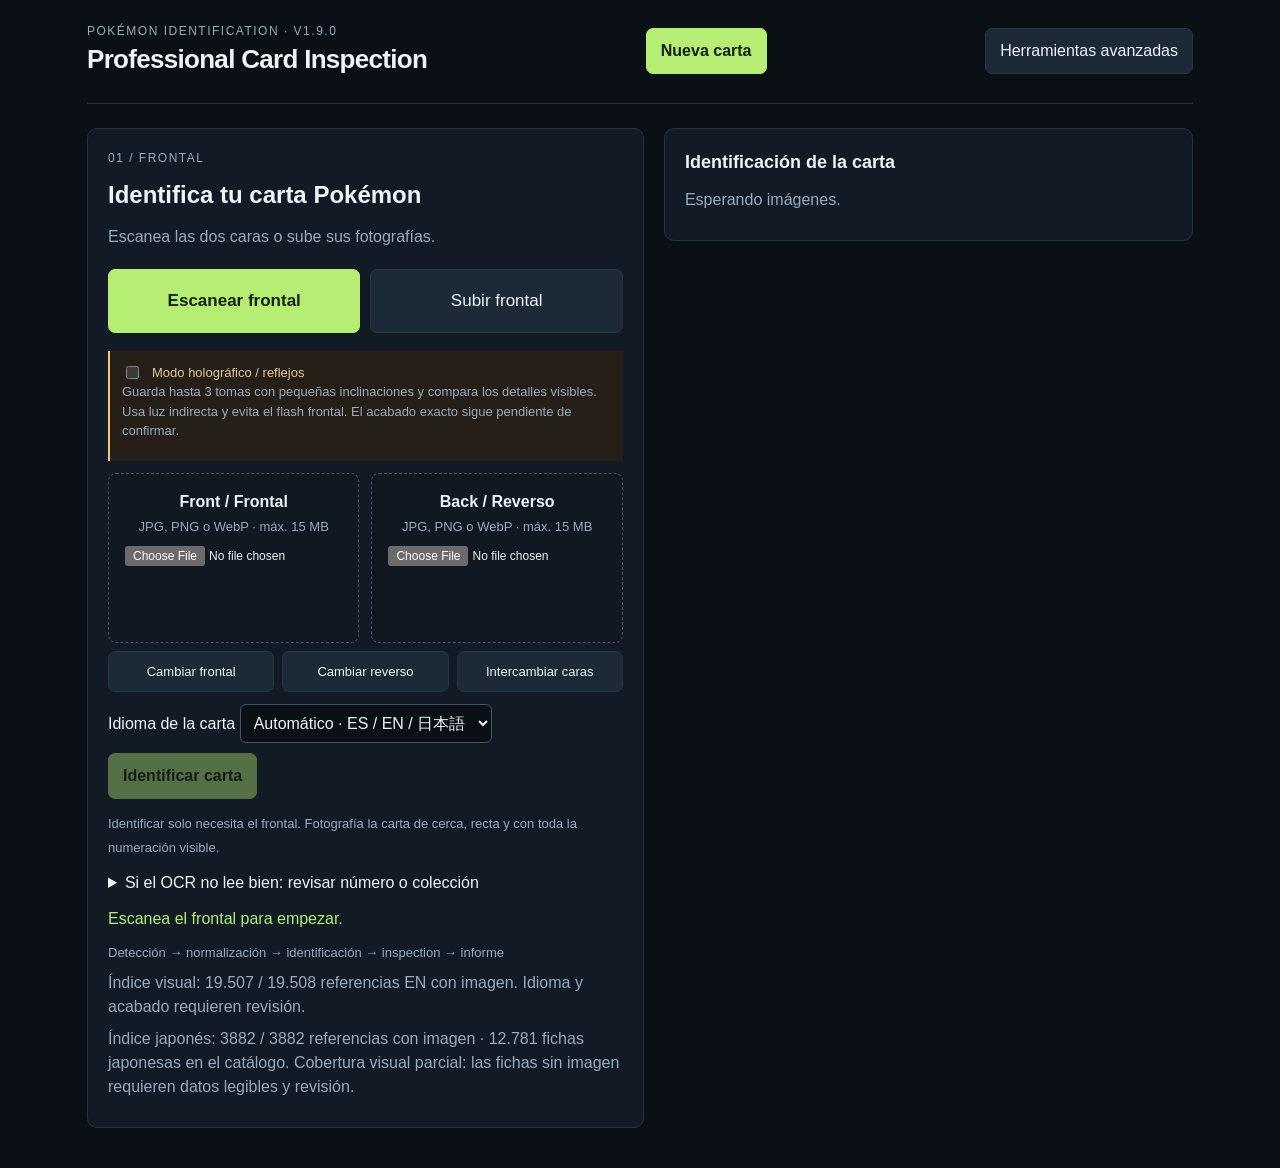
<file: index.html>
<!doctype html>
<html lang="es"><head><meta charset="utf-8"><meta name="viewport" content="width=device-width,initial-scale=1"><title>Professional Card Inspection</title><style>
.recognition-controls{display:flex;gap:10px;flex-wrap:wrap;align-items:center;margin:16px 0}select,#dbQuery{background:#0b1016;color:#edf3f8;border:1px solid #435566;border-radius:6px;padding:9px;max-width:100%}.candidates{display:grid;grid-template-columns:1fr 1fr;gap:10px;margin:12px 0}.candidate{text-align:left;padding:10px;min-width:0;overflow-wrap:anywhere}.candidate img{width:100%;max-height:190px;object-fit:contain}.candidate small{display:block}.reference{max-height:240px;max-width:100%;display:block;margin:12px auto}.ocrtext{white-space:pre-wrap;overflow-wrap:anywhere;max-height:180px;overflow:auto;background:#0b1016;padding:10px;font-size:13px}.drop>div{min-width:0}.panel,.workspace>div{min-width:0}button{min-height:40px}.formgrid input{min-width:0}#dbTable .candidates{grid-template-columns:repeat(auto-fill,minmax(150px,1fr))}@media(max-width:600px){input,select{font-size:16px!important}.recognition-controls>*{width:100%}header .eyebrow{letter-spacing:.5px}.drop{padding:10px}aside nav button{min-height:44px}}

:root{color-scheme:dark;--bg:#0b1016;--panel:#121b25;--line:#273442;--muted:#99aabd;--ink:#edf3f8;--accent:#b5ee72;--blue:#79caff;--warn:#ffc17c}*{box-sizing:border-box}body{margin:0;font:16px/1.5 Inter,Segoe UI,Arial,sans-serif;background:var(--bg);color:var(--ink)}button,input,select{font:inherit}button{cursor:pointer;background:#1c2936;color:var(--ink);border:1px solid var(--line);border-radius:7px;padding:10px 14px}button:hover{border-color:var(--accent)}button:disabled{opacity:.4;cursor:not-allowed}button.primary{background:var(--accent);color:#14220c;font-weight:700;border-color:var(--accent)}button.active{background:#284333;color:var(--accent)}a{color:var(--accent)}aside{position:fixed;inset:0 auto 0 0;width:224px;padding:28px 20px;background:#0f1720;border-right:1px solid var(--line);display:flex;flex-direction:column;gap:28px}.brand{font-weight:750;letter-spacing:2px;font-size:26px}.brand span{color:var(--accent)}.brand small{display:block;font-size:12px;letter-spacing:1px;color:var(--muted);font-weight:400}nav{display:grid;gap:8px}nav button{text-align:left;border:0;background:transparent;color:var(--muted)}aside footer{margin-top:auto;color:var(--muted);font-size:12px}.badge{display:inline-block;border:1px solid #405a35;background:#233020;color:var(--accent);padding:4px 9px;border-radius:5px;font-size:12px;letter-spacing:.5px}.badge.amber{color:var(--warn);background:#36291c;border-color:#644729}main{margin-left:224px;padding:26px 34px;max-width:1800px}header,.row{display:flex;align-items:center;justify-content:space-between;gap:12px;flex-wrap:wrap}header{padding-bottom:24px;border-bottom:1px solid var(--line)}h1{font-size:26px;letter-spacing:-.7px;margin:0}h2{font-size:18px;margin:0 0 12px}h3{font-size:15px;margin:0 0 8px}p{margin:8px 0}small,.muted{color:var(--muted)}small{font-size:13px}.eyebrow{color:var(--muted);font-size:12px;letter-spacing:1.5px;text-transform:uppercase}.flow{display:grid;grid-template-columns:repeat(5,1fr);gap:8px;margin:24px 0}.step{border-top:2px solid var(--line);padding-top:9px;font-size:13px;color:var(--muted)}.step.active{border-color:var(--accent);color:var(--accent)}.workspace{display:grid;grid-template-columns:minmax(0,1fr) 350px;gap:20px}.panel{background:var(--panel);border:1px solid var(--line);border-radius:10px;padding:20px;margin-bottom:18px}.uploads{display:grid;grid-template-columns:1fr 1fr;gap:12px}.drop{border:1px dashed #435566;background:#101821;border-radius:8px;padding:16px;display:flex;align-items:center;gap:14px;cursor:pointer;min-height:112px}.drop:hover,.drop.drag{border-color:var(--accent);background:#1b2a25}.drop img{width:48px;height:68px;object-fit:contain}.upload-icon{font-size:26px;color:var(--accent)}.drop input{width:100%;font-size:12px;margin-top:8px}.drop span{display:block}.toolbar{display:flex;gap:6px;align-items:center;flex-wrap:wrap;margin:14px 0}.toolbar button{padding:6px 10px;font-size:14px}.stage{height:480px;overflow:hidden;position:relative;background-color:#0a1119;background-image:radial-gradient(#283543 1px,transparent 1px);background-size:20px 20px;border:1px solid var(--line);border-radius:8px;display:flex;align-items:center;justify-content:center;touch-action:none;cursor:grab}.stage:active{cursor:grabbing}.empty{text-align:center;color:var(--muted);padding:30px}.empty b{font-size:22px;color:var(--ink)}#plane{position:relative;flex-shrink:0;transform-origin:center}#cardImage{display:block;width:100%;height:100%;object-fit:fill;user-select:none;pointer-events:none}.overlay{position:absolute;inset:0;pointer-events:none}.guide{position:absolute;inset:5%;border:1px solid var(--blue)}.guide:before,.guide:after{content:'';position:absolute;background:#79caff88}.guide:before{left:50%;top:0;width:1px;height:100%}.guide:after{top:50%;left:0;height:1px;width:100%}.detect{position:absolute;inset:4%;border:2px dashed var(--accent)}.mark{position:absolute;width:26px;height:26px;border-radius:50%;background:#ffbe71;color:#201608;border:2px solid white;padding:0;font-size:12px;font-weight:bold;pointer-events:auto;transform:translate(-50%,-50%)}.mark.selected{box-shadow:0 0 0 7px #ffbe7138}.scan{position:absolute;left:0;right:0;height:2px;background:var(--accent);box-shadow:0 0 20px var(--accent);animation:scan 2s infinite}@keyframes scan{from{top:0}to{top:100%}}.toggles{display:flex;gap:12px;flex-wrap:wrap;font-size:13px;margin-top:12px}.toggles label{cursor:pointer}input[type=checkbox]{accent-color:var(--accent)}#status{margin:12px 0;color:var(--accent);min-height:24px}progress{width:100%;height:6px;accent-color:var(--accent)}.facts{display:grid;grid-template-columns:1fr 1fr;gap:12px;margin:16px 0}.facts small{display:block}.facts b{font-size:14px;font-weight:500}.confidence{font-size:13px;color:var(--accent)}.grade{font-size:70px;line-height:1.1;letter-spacing:-4px;color:var(--accent);font-weight:650}.grade small{font-size:20px;letter-spacing:0}.score{display:grid;grid-template-columns:95px 1fr 32px;align-items:center;gap:10px;font-size:14px;margin:14px 0}.bar{background:#293544;height:5px;border-radius:4px}.bar i{display:block;height:100%;background:var(--accent);border-radius:4px}.defect{display:block;text-align:left;width:100%;margin:8px 0;padding:12px}.defect small{display:block}.defect.selected{border-color:var(--warn)}.notice{padding:12px;border-left:2px solid var(--warn);background:#261f18;color:#e6c6a0;font-size:13px;margin:12px 0}.stats{display:grid;grid-template-columns:repeat(4,1fr);gap:14px;margin:22px 0}.stats strong{font-size:32px;display:block}.tablewrap{overflow:auto}table{width:100%;border-collapse:collapse;text-align:left;font-size:14px}th,td{padding:14px 10px;border-bottom:1px solid var(--line)}th{font-weight:500;color:var(--muted)}.hidden,[hidden]{display:none!important}dialog{background:var(--panel);color:var(--ink);border:1px solid var(--line);border-radius:12px;max-width:650px;width:92%;max-height:90vh;padding:24px}dialog::backdrop{background:#000b}.formgrid{display:grid;grid-template-columns:1fr 1fr;gap:12px}.formgrid label{font-size:13px;color:var(--muted)}.formgrid input{display:block;width:100%;margin:5px 0;background:var(--bg);color:var(--ink);border:1px solid var(--line);border-radius:5px;padding:9px}#toast{position:fixed;bottom:20px;right:20px;max-width:400px;background:#283b2a;padding:14px 20px;border:1px solid var(--accent);z-index:10;border-radius:8px}.detail{font-size:14px;border-left:2px solid var(--warn);padding:10px 12px;background:#201e1c}.two{display:grid;grid-template-columns:1fr 1fr;gap:16px}@media(max-width:1150px){aside{width:185px;padding:22px 12px}main{margin-left:185px;padding:22px}.workspace{grid-template-columns:minmax(0,1fr) 300px}.uploads{grid-template-columns:1fr}}@media(max-width:850px){aside{position:static;width:auto;display:block;padding:14px}aside .brand{font-size:20px}aside footer{display:none}nav{display:flex;overflow:auto;margin-top:12px}nav button{white-space:nowrap}main{margin:0;padding:16px}.workspace{grid-template-columns:1fr}.uploads{grid-template-columns:1fr 1fr}.stats{grid-template-columns:1fr 1fr}.stage{height:420px}}@media(max-width:480px){.uploads,.two,.formgrid{grid-template-columns:1fr}.flow{gap:5px}.step{font-size:11px}.panel{padding:14px}.stage{height:370px}}@media(prefers-reduced-motion:reduce){.scan{animation:none}}@media print{body{background:white;color:black}aside,header,.flow,#inspection,#dashboard,#history,#database,#settings,.noprint,#toast{display:none!important}main{margin:0;padding:0}#reports{display:block!important}.panel{background:white;border-color:#ccc;color:black;break-inside:avoid}.muted,small{color:#555}.grade{color:#222}.badge{color:black;background:white}.two{grid-template-columns:1fr 1fr}}
</style></head><body>
<aside><div class="brand">PCI<span> /</span><small>PROFESSIONAL CARD<br>INSPECTION</small></div><button class="primary" id="newSide">＋ New Inspection</button><nav aria-label="Navegación principal"><button data-page="inspection" class="active">⌖ Inspection workspace</button><button data-page="dashboard">▦ Dashboard</button><button data-page="history">▤ Inspections</button><button data-page="database">▧ Card Database</button><button data-page="reports">▥ Reports</button><button data-page="settings">⚙ Settings</button></nav><footer><span class="badge amber">OCR + CATALOG</span><p>Version 1.2.0<br>Internal PCI standard</p></footer></aside>
<main><header><div><div class="eyebrow">Professional Card Inspection / Live Card Detection · v1.9.0</div><h1 id="pageTitle">Inspection workspace</h1></div><div class="row"><span class="badge amber">Grading simulado</span><button class="primary" id="newTop">＋ New Inspection</button></div></header>
<section id="inspection"><div class="flow" aria-label="Progreso"><div class="step active">01 / UPLOAD</div><div class="step">02 / DETECT</div><div class="step">03 / IDENTIFY</div><div class="step">04 / INSPECT</div><div class="step">05 / GRADE</div></div>
<div class="workspace"><div><div class="panel"><div class="row"><h2>01 — Imágenes de la carta</h2><button id="demo">Cargar ejemplo</button></div><div class="uploads"><label class="drop" data-side="front"><span class="upload-icon">＋</span><img id="previewfront" hidden alt="Miniatura frontal"><div><strong>Front / Frontal</strong><span><small id="metafront">JPG, PNG o WebP · máx. 15 MB</small></span><input id="uploadfront" type="file" accept="image/jpeg,image/png,image/webp" aria-label="Subir frontal"></div></label><label class="drop" data-side="back"><span class="upload-icon">＋</span><img id="previewback" hidden alt="Miniatura reverso"><div><strong>Back / Reverso</strong><span><small id="metaback">JPG, PNG o WebP · máx. 15 MB</small></span><input id="uploadback" type="file" accept="image/jpeg,image/png,image/webp" aria-label="Subir reverso"></div></label></div><div class="recognition-controls"><label>Idioma de la carta <select id="ocrLang"><option value="es">Español</option><option value="en">English</option><option value="fr">Français</option><option value="de">Deutsch</option><option value="it">Italiano</option><option value="pt">Português</option><option value="ja">日本語</option></select></label><button id="rotateFront">Girar frontal 90°</button><button id="identifyOnly" class="primary" disabled>Identificar Pokémon</button></div><small>Identificar solo necesita el frontal. Fotografía la carta de cerca, recta y con toda la numeración visible.</small><details style="margin-top:12px"><summary>Si el OCR no lee bien: revisar número o colección</summary><div class="formgrid"><label>Número impreso<input id="hintNumber" placeholder="025/165, TG01/TG30 o SWSH020"></label><label>Nombre (opcional)<input id="hintName" placeholder="Pikachu"></label><label>Colección (opcional)<input id="hintSet" placeholder="Nombre de colección o ID TCGdex"></label></div><button id="searchIdentity">Buscar con estos datos</button><small> Estos campos solo se usan al pulsar buscar; quedan registrados como introducidos manualmente.</small></details><div class="row" style="margin-top:16px"><small>Incluye las cuatro esquinas y evita reflejos.</small><button class="primary" id="analyze" disabled>Analyze Card →</button></div><div id="status" role="status" aria-live="polite">Sube ambas caras o carga el ejemplo para comenzar.</div><progress id="progress" max="11" value="0" aria-label="Progreso del análisis"></progress><div id="pipeline" class="muted" style="font-size:13px;margin-top:8px">Detección → normalización → identificación → inspección → informe</div></div>
<div class="panel"><div class="row"><h2>Inspection viewer</h2><small id="viewLabel">FRONT · Original</small></div><div class="toolbar"><button id="frontBtn" class="active">Front</button><button id="backBtn">Back</button><button id="zoomOut" aria-label="Reducir zoom">−</button><span id="zoomLabel">100%</span><button id="zoomIn" aria-label="Aumentar zoom">＋</button><button id="fit">Fit to screen</button></div><div class="stage" id="stage"><div class="empty" id="empty"><b>Tu próxima inspección empieza aquí.</b><p>Carga el frontal y el reverso de una carta.</p><small>Fotos locales · OCR local · Catálogo online</small></div><div id="plane" hidden><img id="cardImage" alt="Carta en inspección" draggable="false"><div class="overlay" id="overlay"></div><div class="scan" id="scan" hidden></div></div></div><div class="toggles"><label><input type="checkbox" id="showDefects" checked> Defects</label><label><input type="checkbox" id="showGuides" checked> Guides</label><label><input type="checkbox" id="showCentering"> Centering</label><label><input type="checkbox" id="showCorners" checked> Corners</label><label><input type="checkbox" id="showEdges" checked> Edges</label><label><input type="checkbox" id="showSurface" checked> Surface</label></div><small>Arrastra para desplazar · Selecciona un marcador para explorar el defecto.</small><div id="detail" style="margin-top:14px"></div></div><div class="panel" id="diagnostics"><h2>Detection & image quality</h2><p class="muted">Los resultados aparecerán durante el análisis.</p></div></div>
<div><div class="panel" id="identityPanel"><div class="eyebrow">02 / Recognition engine</div><h2>Identificación de la carta</h2><div id="identity"><p class="muted">Esperando imágenes.</p><small>Primero detectaremos la carta y propondremos una identificación.</small></div></div><div class="panel"><div class="eyebrow">03 / Grading engine</div><h2>Professional Card<br>Inspection Grade</h2><div id="gradePanel"><div class="grade" style="color:#526476">—<small> / 10</small></div><p class="muted">Pendiente de inspección</p><small>Las puntuaciones se generan automáticamente después de confirmar la identidad.</small></div></div><div class="panel"><div class="row"><h2>Defect list</h2><span id="defectCount" class="badge">0</span></div><div id="defects"><p class="muted">Sin resultados todavía.</p></div></div></div></div></section>
<section id="dashboard" hidden><div class="stats" id="stats"></div><div class="panel"><h2>Continúa con una nueva inspección</h2><p class="muted">Carga ambas caras, revisa la identificación y explora el informe visual.</p><button class="primary" id="dashNew">New Card Inspection →</button></div><div class="panel"><h2>Recent Inspections</h2><div id="recent"></div></div></section>
<section id="history" hidden style="margin-top:24px"><div class="panel"><h2>Inspections</h2><p class="muted">Historial de esta sesión y ejemplos. Las imágenes no se guardan al cerrar el archivo.</p><div id="historyTable"></div></div></section>
<section id="database" hidden style="margin-top:24px"><div class="panel"><h2>Card Database</h2><span class="badge">TCGdex · Catálogo de referencia</span><p class="muted">Índice de cartas del idioma elegido, con imágenes de referencia bajo demanda. Cobertura limitada a los registros e imágenes disponibles en TCGdex; no garantiza todas las ediciones o variantes existentes.</p><div class="toolbar"><button id="syncCatalog">Cargar / actualizar catálogo</button><input id="dbQuery" aria-label="Buscar en catálogo" placeholder="Nombre, número o ID"><button id="dbSearch">Buscar</button></div><p id="dbStatus" role="status">El catálogo se carga al identificar o al pulsar actualizar.</p><p><small>Fuente: <a href="https://tcgdex.dev" target="_blank" rel="noopener">TCGdex</a>. Pokémon y las ilustraciones pertenecen a sus respectivos titulares.</small></p><div id="dbTable"></div></div></section>
<section id="reports" hidden style="margin-top:24px"><div id="reportContent" class="panel"><h2>Inspection report</h2><p class="muted">Completa una inspección o abre un ejemplo del historial.</p></div></section>
<section id="settings" hidden style="margin-top:24px"><div class="panel"><h2>Analysis settings · v1.9.0</h2><p><b>Novedad:</b> cámara local con detección geométrica, autocaptura estable, recorte por perspectiva y guardado en este navegador. El detector geométrico está incluido en este HTML. La captura no depende de leer texto. El reconocimiento compara el índice visual incluido y utiliza OCR como evidencia adicional; el lector necesita internet. El catálogo también requiere conexión.</p><p><b>Para probar:</b> Cámara · detectar frontal → permitir cámara → mantener una carta estable → captura automática → comprobar original y recorte → identificación OCR. Si no llega a capturar, pulsa «Tomar foto ahora»; se conserva la fotografía completa cuando no hay contorno confirmado.</p><p><b>Limitación:</b> el detector local reconoce geometría rectangular, no verifica que el objeto sea una carta Pokémon. No recupera detalles que no estén en la foto. Brillos, fundas, fondos rectangulares y desenfoque intenso pueden provocar fallos.</p><details><summary>Abrir esta versión en el teléfono / GitHub Pages</summary><p>Guarda el archivo como <b>index.html</b> en la carpeta publicada por GitHub Pages. En el repositorio abre Settings → Pages, selecciona la rama y carpeta correctas, y espera a que finalice el despliegue en Actions.</p><p>Abre la URL de <b>Visit site</b> en Safari o Chrome. La vista del archivo en github.com no ejecuta la aplicación. Comprueba que aparece v1.9.0; si ves una versión antigua, recarga la página o prueba una pestaña privada.</p><p><a href="https://docs.github.com/en/pages/getting-started-with-github-pages/creating-a-github-pages-site" target="_blank" rel="noopener">Instrucciones oficiales de GitHub Pages</a></p></details><p><b>Estándar activo:</b> PCI Prototype v1 · Escala 1.0–10.0</p><p><b>Identificación:</b> Tesseract.js 6 · OCR local + catálogo TCGdex por idioma. Requiere internet para descargar el motor, idiomas, catálogo e imágenes de referencia. Las fotos no se suben a TCGdex.</p><p><b>Grading:</b> sigue simulado. La coincidencia OCR no es una verificación de autenticidad ni de variante.</p><p class="muted">Las confianzas son valores de demostración, no probabilidades calibradas. La calificación no equivale a una certificación PSA, BGS o SGC.</p><h3 style="margin-top:24px">Módulos preparados para futuras fases</h3><p class="muted">ComputerVisionEngine → RecognitionEngine → QualityEngine → DefectEngine → GradingEngine → ReportingEngine</p><p class="muted">Los adaptadores intercambian imágenes, coordenadas normalizadas, evidencia, confianza y resultados versionados. Persistencia actual: solo memoria de sesión.</p></div></section>
</main><dialog id="editDialog"><form id="editForm"><div class="row"><h2>Correct Identification</h2><button type="button" id="closeEdit" aria-label="Cerrar">✕</button></div><p class="muted">Corrige los datos antes de continuar. Tu edición quedará marcada como manual.</p><div class="formgrid" id="editFields"></div><div class="row" style="margin-top:20px"><small>No modifica puntuaciones.</small><button class="primary" type="submit">Guardar corrección</button></div></form></dialog><div id="toast" role="status" hidden></div>
<script>
'use strict';
const cloneData=value=>typeof globalThis.structuredClone==='function'?globalThis.structuredClone(value):JSON.parse(JSON.stringify(value));
/* PCI phase 1. Standalone, no network or dependencies. Replace async engine adapters
   with real CV/API implementations in later phases; do not treat mock outputs as evidence.
   Defect coordinates are normalized to the ORIGINAL image in this prototype. */
const $=id=>document.getElementById(id),esc=s=>String(s??'').replace(/[&<>"']/g,c=>({'&':'&amp;','<':'&lt;','>':'&gt;','"':'&quot;',"'":'&#39;'}[c]));
const fields={name:'Nombre',entity:'Jugador / personaje',year:'Año',manufacturer:'Fabricante',brand:'Marca',set:'Set / colección',subset:'Subset',number:'Número',variant:'Variante',parallel:'Paralelo',rarity:'Rareza',serial:'Número de serie',type:'Tipo',language:'Idioma',edition:'Edición',features:'Características visuales'};
const catalog=[{name:'Atlas — First Light',entity:'Atlas',year:'2025',manufacturer:'PCI Demo Studio',brand:'Prism',set:'Celestial Series',subset:'Explorers',number:'017',variant:'Silver',parallel:'Holo',rarity:'Rare',serial:'Sin número',type:'Trading card',language:'English',edition:'First edition',features:'Marco plateado; diseño geométrico'},{name:'Atlas — First Light',entity:'Atlas',year:'2025',manufacturer:'PCI Demo Studio',brand:'Prism',set:'Celestial Series',subset:'Explorers',number:'017',variant:'Base',parallel:'None',rarity:'Common',serial:'Sin número',type:'Trading card',language:'English',edition:'First edition',features:'Marco plateado'}];
const sampleDefects=[{id:1,side:'front',category:'Surface',name:'Surface scratch',x:.62,y:.46,severity:'Minor',confidence:92,impact:.4,description:'Trazo superficial de ejemplo en el área central. No detectado sobre los píxeles.'},{id:2,side:'front',category:'Corners',name:'Corner whitening',x:.09,y:.09,severity:'Minor',confidence:84,impact:.5,description:'Blanqueamiento simulado de la esquina superior izquierda.'},{id:3,side:'back',category:'Edges',name:'Edge chip',x:.94,y:.58,severity:'Minor',confidence:88,impact:.25,description:'Pérdida de material simulada en el borde derecho.'},{id:4,side:'back',category:'Corners',name:'Corner wear',x:.92,y:.92,severity:'Minor',confidence:86,impact:.5,description:'Desgaste simulado en la esquina inferior derecha.'},{id:5,side:'back',category:'Surface',name:'Print line',x:.38,y:.3,severity:'Minor',confidence:78,impact:.8,description:'Línea de impresión simulada en el reverso.'}];
const wait=ms=>new Promise(r=>setTimeout(r,ms));
const ComputerVisionEngine={async detect(images){return {simulated:true,bounds:[.04,.04,.96,.96],corners:4,confidence:98.2}},async normalize(images){return {simulated:true,perspective:'Corrección simulada',images,transformed:false}}};
const QualityEngine={async analyze(images){return {simulated:true,blur:'Bajo',glare:'Leve',lighting:'Adecuada',clipping:'No observado (simulado)',actualDimensions:Object.fromEntries(Object.entries(images).map(([k,v])=>[k,`${v.width} × ${v.height}`]))}}};
const RecognitionEngine={async identify(){return {card:{...catalog[0]},confidence:96.8,alternatives:[{card:catalog[1],confidence:2.4}],simulated:true,status:'pending'}}};
const DefectEngine={async analyze(){return cloneData(sampleDefects)}};
const GradingEngine={standard:{id:'pci-prototype-v1',min:1,max:10,increment:.1,weights:{Centering:.25,Corners:.25,Edges:.25,Surface:.25}},grade(defects){const scores={Centering:9.5,Corners:10,Edges:10,Surface:10};defects.forEach(d=>scores[d.category]-=d.impact);Object.keys(scores).forEach(k=>scores[k]=Math.max(1,Math.round(scores[k]*10)/10));return {scores,overall:Math.round(Object.entries(scores).reduce((s,[k,v])=>s+v*this.standard.weights[k],0)*10)/10,confidence:89,confidenceLabel:'Alta (simulada)',standard:this.standard.id,simulated:true}}};
let state,sequence=0,history=[],report=null;let zoom=1,pan={x:0,y:0},side='front',selected=null,loadTokens={front:0,back:0};
function toast(s){$('toast').textContent=s;$('toast').hidden=false;clearTimeout(toast.timer);toast.timer=setTimeout(()=>$('toast').hidden=true,4000)}
function page(id){['inspection','dashboard','history','database','reports','settings'].forEach(p=>$(p).hidden=p!==id);document.querySelectorAll('[data-page]').forEach(b=>b.classList.toggle('active',b.dataset.page===id));$('pageTitle').textContent=({inspection:'Inspection workspace',dashboard:'Dashboard',history:'Inspections',database:'Card Database',reports:'Inspection report',settings:'Settings'})[id];if(id==='history'||id==='dashboard')renderHistory();if(id==='reports')renderReport();if(id==='inspection')requestAnimationFrame(fit)}
function flow(n){document.querySelectorAll('.step').forEach((e,i)=>e.classList.toggle('active',i<=n))}
function newInspection(){sequence++;RecognitionJobs.cancel();loadTokens.front++;loadTokens.back++;state={images:{},busy:false,phase:'upload',identification:null,defects:[],result:null,detection:null,quality:null};side='front';selected=null;report=null;['front','back'].forEach(s=>{$('upload'+s).value='';$('upload'+s).disabled=false;$('preview'+s).hidden=true;$('meta'+s).textContent='JPG, PNG o WebP · máx. 15 MB'});$('demo').disabled=false;$('analyze').disabled=true;$('identifyOnly').disabled=true;$('progress').value=0;$('status').textContent='Sube el frontal para identificar Pokémon; añade el reverso para grading simulado.';$('pipeline').textContent='Detección → normalización → identificación → inspection → informe';$('identity').innerHTML='<p class="muted">Esperando imágenes.</p>';$('gradePanel').innerHTML='<div class="grade" style="color:#526476">—<small> / 10</small></div><p class="muted">Pendiente de inspección</p>';$('defects').innerHTML='<p class="muted">Sin resultados todavía.</p>';$('defectCount').textContent='0';$('diagnostics').innerHTML='<h2>Detection & image quality</h2><p class="muted">Los resultados aparecerán durante el análisis.</p>';$('detail').innerHTML='';$('scan').hidden=true;flow(0);page('inspection');view()}
function resetResults(){if(state.phase!=='upload'){state.identification=null;state.defects=[];state.result=null;state.detection=null;state.quality=null;state.phase='upload';state.ocr=null;state.candidates=[];state.lookup=null;state.recognitionError=null;selected=null;$('identity').innerHTML='<p class="muted">Imágenes cambiadas. Inicia un nuevo análisis.</p>';$('gradePanel').innerHTML='<p class="muted">Pendiente de inspección</p>';$('defects').innerHTML='';$('defectCount').textContent='0';$('detail').innerHTML='';$('diagnostics').innerHTML='<h2>Detection & image quality</h2><p class="muted">Pendiente de análisis.</p>';$('progress').value=0;flow(0)}}
async function loadFile(file,s){if(!file||state.busy)return;if(!['image/jpeg','image/png','image/webp'].includes(file.type)){toast('Formato no compatible. Usa JPG, PNG o WebP.');return}if(file.size>15*1024*1024){toast('La imagen supera el límite de 15 MB.');return}const token=++loadTokens[s];try{const src=await new Promise((res,rej)=>{const r=new FileReader();r.onload=()=>res(r.result);r.onerror=rej;r.readAsDataURL(file)});const img=new Image();await new Promise((res,rej)=>{img.onload=res;img.onerror=rej;img.src=src});if(token!==loadTokens[s]||state.busy)return;if(img.width*img.height>40000000){toast('Imagen demasiado grande. Reduce a menos de 40 megapíxeles.');return}resetResults();state.images[s]={src,width:img.width,height:img.height,name:file.name};setPreview(s);side=s;view();ready()}catch(e){toast('No se pudo abrir la imagen. El archivo puede estar dañado.')}}
function setPreview(s){const im=state.images[s];$('preview'+s).src=im.src;$('preview'+s).hidden=false;$('meta'+s).textContent=`${im.width} × ${im.height} px · ${im.name}`}
function ready(){$('identifyOnly').disabled=!state.images.front||state.busy;$('analyze').disabled=!(state.images.front&&state.images.back)||state.busy;$('status').textContent=state.images.front?(state.images.back?'Ambas caras listas. Identificación real; grading simulado.':'Frontal listo para identificar Pokémon. El grading necesita reverso.'):'Sube el frontal para identificar.'}
function placeholder(back){const text=back?'<text x="150" y="110" font-size="22">CELESTIAL SERIES</text><text x="150" y="210" font-size="50">017</text><text x="150" y="255" font-size="15">ATLAS / FIRST LIGHT</text><text x="150" y="340" font-size="12">PCI DEMO STUDIO · 2025</text>':'<text x="150" y="66" font-size="14" letter-spacing="4">P R I S M</text><text x="150" y="205" font-size="54">017</text><text x="150" y="265" font-size="28" letter-spacing="3">ATLAS</text><text x="150" y="295" font-size="14">FIRST LIGHT</text><text x="150" y="365" font-size="12">CELESTIAL SERIES · SILVER</text>';return 'data:image/svg+xml;charset=utf-8,'+encodeURIComponent(`<svg xmlns="http://www.w3.org/2000/svg" width="300" height="420" viewBox="0 0 300 420"><rect width="300" height="420" rx="10" fill="#dbe1e4"/><rect x="13" y="13" width="274" height="394" rx="4" fill="${back?'#26313e':'#194349'}"/><rect x="24" y="24" width="252" height="372" fill="none" stroke="#92b9ba"/><g text-anchor="middle" fill="#e5f2f2" font-family="Arial">${text}<text x="150" y="392" font-size="10">FICTIONAL CARD / DEMO PLACEHOLDER</text></g></svg>`)}
function demo(){if(state.busy)return;loadTokens.front++;loadTokens.back++;resetResults();['front','back'].forEach(s=>{state.images[s]={src:placeholder(s==='back'),width:300,height:420,name:'Ejemplo ficticio'};setPreview(s)});side='front';view();ready()}
function view(){const im=state.images[side];$('empty').hidden=!!im;$('plane').hidden=!im;$('frontBtn').classList.toggle('active',side==='front');$('backBtn').classList.toggle('active',side==='back');$('viewLabel').textContent=`${side.toUpperCase()} · Original${state.detection?' · guías simuladas':''}`;if(im){$('cardImage').src=im.src;fit()}draw()}
function fit(){zoom=1;pan={x:0,y:0};const im=state?.images[side];if(im){const stage=$('stage');const scale=Math.min((stage.clientWidth-60)/im.width,(stage.clientHeight-45)/im.height);$('plane').style.width=Math.max(1,im.width*scale)+'px';$('plane').style.height=Math.max(1,im.height*scale)+'px'}transform()}
function transform(){$('plane').style.transform=`translate(${pan.x}px,${pan.y}px) scale(${zoom})`;$('zoomLabel').textContent=Math.round(zoom*100)+'%'}
function draw(){let html='';if(state.detection&&$('showGuides').checked)html+='<div class="detect"></div>';if(state.result&&$('showCentering').checked)html+='<div class="guide"></div>';if($('showDefects').checked)state.defects.filter(d=>d.side===side&&$('show'+d.category).checked).forEach(d=>html+=`<button class="mark ${selected===d.id?'selected':''}" style="left:${d.x*100}%;top:${d.y*100}%" data-defect="${d.id}" aria-label="${esc(d.name)} — ${d.side}">${d.id}</button>`);$('overlay').innerHTML=html;$('overlay').querySelectorAll('[data-defect]').forEach(b=>b.onclick=()=>selectDefect(+b.dataset.defect))}
function selectDefect(id){const d=state.defects.find(x=>x.id===id);if(!d)return;selected=id;if(side!==d.side){side=d.side;view()}$('detail').innerHTML=`<div class="detail"><b>${esc(d.name)} · ${d.side}</b><p>Severity: ${d.severity} · Confidence: ${d.confidence}% (simulada)</p><p>Impacto en ${d.category}: −${d.impact.toFixed(2)} · peso final 25%</p><small>${esc(d.description)}</small></div>`;draw();renderDefects()}
function lock(v){state.busy=v;['uploadfront','uploadback','demo','analyze','identifyOnly','ocrLang','rotateFront','searchIdentity'].forEach(id=>$(id).disabled=v);if(!v)$('analyze').disabled=!(state.images.front&&state.images.back);$('identifyOnly').disabled=v||!state.images.front;$('scan').hidden=!v}
const stages=['Detecting card...','Correcting perspective...','Analyzing image quality...','Identifying card...','Searching card database...','Analyzing centering...','Analyzing corners...','Analyzing edges...','Analyzing surface...','Calculating grade...','Generating inspection report...'];
async function stage(i,token){if(token!==sequence)return false;$('status').textContent=stages[i];$('progress').value=i;$('pipeline').textContent=`Paso ${i+1} de 11 · ${stages[i]} · SIMULADO`;await wait(650);return token===sequence}
async function analyze(){if(state.busy||!state.images.front||!state.images.back)return;await identifyFlow(true)}
function renderDiagnostics(){const q=state.quality;$('diagnostics').innerHTML=`<div class="row"><h2>Detection & image quality</h2><span class="badge amber">Simulado</span></div><div class="facts"><div><small>Card Detection</small><b>4 esquinas · 98.2% confianza</b></div><div><small>Perspectiva / rotación</small><b>Corrección simulada</b></div><div><small>Frontal · dimensiones reales</small><b>${q.actualDimensions.front} px</b></div><div><small>Reverso · dimensiones reales</small><b>${q.actualDimensions.back} px</b></div><div><small>Desenfoque / reflejos</small><b>Bajo / leve · simulado</b></div><div><small>Iluminación / exposición</small><b>Adecuada · simulado</b></div></div><div class="notice">La imagen original no se recorta ni transforma. Las guías y las valoraciones de calidad son de demostración; no validan que la fotografía permita un grading fiable.</div>`}
function renderDemoIdentity(){const i=state.identification,c=i.card;$('identity').innerHTML=`<span class="badge ${i.status==='pending'?'amber':''}">${i.status==='pending'?'Propuesta · requiere confirmación':i.status==='manual'?'Corregida manualmente':'Confirmada por usuario'}</span><h2 style="margin-top:16px">${esc(c.name)}</h2><div class="confidence">Identification Confidence: ${i.status==='manual'?'No calculada tras edición':i.confidence+'% · simulada'}</div><div class="facts">${['year','manufacturer','set','number','entity','variant'].map(k=>`<div><small>${fields[k]}</small><b>${esc(c[k])||'Sin especificar'}</b></div>`).join('')}</div><details><summary>Todos los datos detectados</summary><div class="facts">${Object.keys(fields).filter(k=>!['year','manufacturer','set','number','entity','variant','name'].includes(k)).map(k=>`<div><small>${fields[k]}</small><b>${esc(c[k])||'Sin especificar'}</b></div>`).join('')}</div></details><div class="notice">Identidad ficticia de demostración, también para imágenes propias. Confirma especialmente set, número y variante.</div>${state.phase==='identify'?`<p><small>Alternativa simulada: Atlas · Base — 2.4%</small></p><div class="toolbar"><button id="alternative">Usar alternativa</button></div><div class="toolbar"><button class="primary" id="confirm">Confirm Identification</button><button id="correct">Correct Identification</button></div>`:''}`;if($('confirm')){$('confirm').onclick=continueAnalysis;$('correct').onclick=openEdit;$('alternative').onclick=()=>{state.identification.card={...catalog[1]};state.identification.confidence=2.4;renderIdentity()}}}
function openEdit(){$('editFields').innerHTML=Object.entries(fields).map(([k,v])=>`<label>${v}<input name="${k}" maxlength="180" ${k==='name'?'required':''} value="${esc(state.identification.card[k])}"></label>`).join('');$('editDialog').showModal()}
async function continueAnalysis(){if(state.busy||state.phase!=='identify')return;if(!state.images.back){toast('Identificación lista. Sube el reverso y vuelve a analizar para generar grading.');return}if(!state.identification?.card?.name){toast('Selecciona o introduce una identificación.');return}const token=sequence;if(state.identification.status!=='manual')state.identification.status='confirmed';state.phase='inspect';lock(true);renderIdentity();flow(3);try{for(let i=5;i<=8;i++)if(!await stage(i,token))return;state.defects=await DefectEngine.analyze(state.images);if(!await stage(9,token))return;state.result=GradingEngine.grade(state.defects);flow(4);if(!await stage(10,token))return;state.phase='complete';const entry={id:'PCI-'+String(history.length+1).padStart(4,'0'),date:new Date().toLocaleString('es-ES'),card:cloneData(state.identification.card),identification:cloneData(state.identification),result:cloneData(state.result),defects:cloneData(state.defects),images:cloneData(state.images),quality:state.quality,example:false};history.unshift(entry);report=entry;renderGrade();renderDefects();draw();$('progress').value=11;$('status').textContent='Inspección completada · informe simulado disponible.';$('pipeline').textContent='11 / 11 · Guardado en el historial de esta sesión';lock(false);$('analyze').disabled=true;toast('Inspección completada y guardada en esta sesión.')}catch(e){lock(false);toast('Error al generar el informe. Inicia un nuevo análisis.')}}
function renderGrade(){const r=state.result;$('gradePanel').innerHTML=`<div class="grade">${r.overall.toFixed(1)}<small> / 10</small></div><span class="badge">NEAR MINT · SIMULATED</span>${Object.entries(r.scores).map(([k,v])=>`<div class="score"><span>${k}</span><div class="bar"><i style="width:${v*10}%"></i></div><b>${v.toFixed(1)}</b></div>`).join('')}<p class="confidence">Grade Confidence: ${r.confidence}% · ${r.confidenceLabel}</p><small>5 defectos · Mayor impacto: Print line.<br>Centering frontal: H 52/48 · V 51/49.<br>Reverso: H 54/46 · V 52/48 (simulados).</small><p><button class="primary" id="openReport">Ver informe →</button></p>`;$('openReport').onclick=()=>{report=history[0];page('reports')}}
function renderDefects(){$('defectCount').textContent=state.defects.length;$('defects').innerHTML=state.defects.map(d=>`<button class="defect ${selected===d.id?'selected':''}" data-id="${d.id}"><b>${d.id.toString().padStart(2,'0')} / ${d.name}</b><small>${d.side} · ${d.severity} · ${d.confidence}% simulado</small></button>`).join('');$('defects').querySelectorAll('button').forEach(b=>b.onclick=()=>selectDefect(+b.dataset.id))}
function historyTable(items){return `<div class="tablewrap"><table><thead><tr><th>Inspección</th><th>Carta</th><th>Grade</th><th>Estado</th><th></th></tr></thead><tbody>${items.map(h=>`<tr><td>${h.id}<br><small>${esc(h.date)}</small></td><td>${esc(h.card.name)}<br><small>${esc(h.card.set)} · #${esc(h.card.number)}</small></td><td>${h.result.overall.toFixed(1)}</td><td><span class="badge amber">${h.example?'Ejemplo':'Simulada'}</span></td><td><button data-report="${h.id}">Informe</button></td></tr>`).join('')}</tbody></table></div>`}
function renderHistory(){$('historyTable').innerHTML=historyTable(history);$('recent').innerHTML=historyTable(history.slice(0,4));['historyTable','recent'].forEach(id=>$(id).querySelectorAll('[data-report]').forEach(b=>b.onclick=()=>{report=history.find(h=>h.id===b.dataset.report);page('reports')}));const actual=history.filter(h=>!h.example);$('stats').innerHTML=[['Total Inspections',history.length],['Average Grade',(history.reduce((s,h)=>s+h.result.overall,0)/history.length).toFixed(1)],['Cards Identified',actual.length],['Pending Reviews',state.phase==='identify'?1:0]].map(([k,v])=>`<div class="panel"><small>${k}</small><strong>${v}</strong></div>`).join('')+'<small>Incluye ejemplos. Identification Accuracy: no medida.</small>'}
const ReportingEngine={html(h){const r=h.result;return `<div class="row"><div><div class="eyebrow">PROFESSIONAL CARD INSPECTION</div><h2>Inspection report · ${h.id}</h2><small>${esc(h.date)}</small></div><span class="badge amber">SIMULADO · SIN VALIDEZ PROFESIONAL</span></div><h1 style="margin-top:24px">${esc(h.card.name)}</h1><p>${esc(h.card.year)} · ${esc(h.card.manufacturer)} · ${esc(h.card.set)} · #${esc(h.card.number)} · ${esc(h.card.variant)}</p><div class="two" style="margin-top:24px"><div><div class="grade">${r.overall.toFixed(1)}<small> / 10</small></div><p>Grade Confidence: ${r.confidence}% · simulada</p><p>Identificación: ${esc(identitySummary(h.identification))}</p><p>${Object.entries(r.scores).map(([k,v])=>`${k}: <b>${v.toFixed(1)}</b>`).join(' · ')}</p></div><div><h3>Resumen</h3><p>Desgaste leve simulado en esquinas y bordes; la superficie limita la nota. El defecto de mayor impacto es Print line.</p><small>Centering frontal H 52/48, V 51/49. Reverso H 54/46, V 52/48. Valores simulados.</small></div></div><div class="two">${['front','back'].map(s=>`<div><h3>${s.toUpperCase()} · Defectos simulados</h3><div style="position:relative;width:180px;max-width:100%;margin:10px auto"><img alt="${s}" src="${h.images[s].src}" style="width:100%;display:block">${h.defects.filter(d=>d.side===s).map(d=>`<span class="mark" style="display:grid;place-items:center;left:${d.x*100}%;top:${d.y*100}%">${d.id}</span>`).join('')}</div></div>`).join('')}</div><div class="tablewrap"><table><thead><tr><th>Defecto / ubicación</th><th>Severidad</th><th>Confianza simulada</th><th>Impacto en subgrade</th></tr></thead><tbody>${h.defects.map(d=>`<tr><td>${d.id}. ${d.name} · ${d.side}<br><small>${d.category} · x ${Math.round(d.x*100)}%, y ${Math.round(d.y*100)}%</small></td><td>${d.severity}</td><td>${d.confidence}%</td><td>−${d.impact.toFixed(2)}</td></tr>`).join('')}</tbody></table></div><p class="muted">Método PCI Prototype v1: promedio de los cuatro subgrades con peso 25% cada uno; redondeo a una décima. Centering parte de 9.5 (simulado); las demás categorías parten de 10 y descuentan los impactos indicados.</p><div class="notice">Informe de demostración. No se han detectado defectos reales ni verificado la calidad de las fotografías. La identidad conserva la fuente y revisión indicadas arriba. Las posiciones corresponden a la imagen original. No equivale a un grading oficial de PSA, BGS o SGC.</div><div class="toolbar noprint"><button class="primary" id="printReport">Imprimir / Guardar PDF</button><button id="exportReport">Exportar JSON</button></div>`}};
function renderReport(){if(!report){$('reportContent').innerHTML='<h2>Inspection report</h2><p class="muted">Completa una inspección o abre un ejemplo del historial.</p>';return}$('reportContent').innerHTML=ReportingEngine.html(report);$('printReport').onclick=()=>window.print();$('exportReport').onclick=()=>{const data={schemaVersion:1,...report};const blob=new Blob([JSON.stringify(data,null,2)],{type:'application/json'}),url=URL.createObjectURL(blob),a=document.createElement('a');a.href=url;a.download=report.id+'-simulated.json';a.click();setTimeout(()=>URL.revokeObjectURL(url),1000)}}
/* Pokémon recognition v1.1: real local OCR + live reference catalog.
   No image similarity classifier, automatic perspective rectification, or authenticity
   verification is claimed. Reference selection always requires a human review. */
const PokemonConfig={version:'1.2.0',api:'https://api.tcgdex.net/v2',ttl:86400000*7,ocrURL:'https://cdn.jsdelivr.net/npm/tesseract.js@6.0.1/dist/tesseract.min.js',languages:{es:'spa',en:'eng',fr:'fra',de:'deu',it:'ita',pt:'por',ja:'jpn'}};
const RecognitionJobs={worker:null,controller:null,cancel(){if(this.worker){this.worker.terminate().catch(()=>{});this.worker=null}if(this.controller){this.controller.abort();this.controller=null}},check(token){if(token!==sequence)throw new Error('CANCELLED')}};
const CatalogCache={db:null,async open(){if(this.db)return this.db;return new Promise((resolve,reject)=>{if(!window.indexedDB)return reject(new Error('Sin IndexedDB'));const req=indexedDB.open('pci-pokemon-reference-v1',1);req.onupgradeneeded=()=>req.result.createObjectStore('records');req.onsuccess=()=>{this.db=req.result;resolve(req.result)};req.onerror=()=>reject(req.error)})},async get(key){try{const db=await this.open();return await new Promise((resolve,reject)=>{const req=db.transaction('records').objectStore('records').get(key);req.onsuccess=()=>resolve(req.result);req.onerror=()=>reject(req.error)})}catch{return null}},async put(key,value){try{const db=await this.open();await new Promise((resolve,reject)=>{const tx=db.transaction('records','readwrite');tx.objectStore('records').put(value,key);tx.oncomplete=resolve;tx.onerror=()=>reject(tx.error)});return true}catch{return false}}};
const PokemonDatabase={memory:new Map(),async request(lang,path){const ctrl=new AbortController(),timer=setTimeout(()=>ctrl.abort(),25000);try{const response=await fetch(`${PokemonConfig.api}/${encodeURIComponent(lang)}/${path}`,{signal:ctrl.signal,credentials:'omit'});if(!response.ok)throw new Error(`TCGdex HTTP ${response.status}`);return await response.json()}catch(e){throw new Error(e.name==='AbortError'?'TCGdex no responde a tiempo. Reintenta con conexión a internet.':`No se pudo consultar TCGdex. ${e.message}`)}finally{clearTimeout(timer)}},async catalog(lang,force=false){const key='catalog:'+lang,local=this.memory.get(key)||await CatalogCache.get(key);if(local&&!force&&Date.now()-local.updated<PokemonConfig.ttl){this.memory.set(key,local);this.status(local);return local}try{const [cards,sets]=await Promise.all([this.request(lang,'cards'),this.request(lang,'sets')]);if(!Array.isArray(cards)||!cards.length||!Array.isArray(sets)||!sets.length)throw new Error('El proveedor no devolvió un catálogo válido en este idioma.');const validCards=cards.filter(c=>typeof c.id==='string'&&typeof c.name==='string'&&c.localId!=null);if(validCards.length!==cards.length)throw new Error('Catálogo incompleto o formato inesperado.');const result={lang,cards,sets,updated:Date.now(),source:PokemonConfig.api,offline:false};result.persisted=await CatalogCache.put(key,result);this.memory.set(key,result);this.status(result);return result}catch(e){if(local){const fallback={...local,offline:true};this.memory.set(key,fallback);this.status(fallback);return fallback}throw e}},status(data){$('dbStatus').textContent=`${data.cards.length.toLocaleString('es-ES')} registros · ${data.cards.filter(c=>c.image).length.toLocaleString('es-ES')} con enlace de imagen · ${data.sets.length} colecciones · ${data.lang.toUpperCase()} · actualizado ${new Date(data.updated).toLocaleDateString('es-ES')}${data.offline?' · copia guardada; actualización no disponible':''}${data.persisted===false?' · caché persistente no disponible':''}`},async detail(lang,id){const key='card:'+lang+':'+id,cached=await CatalogCache.get(key);if(cached&&Date.now()-cached.updated<PokemonConfig.ttl)return cached.value;try{const value=await this.request(lang,'cards/'+encodeURIComponent(id));if(value.id!==id||!value.set)throw new Error('Ficha no válida');await CatalogCache.put(key,{value,updated:Date.now()});return value}catch(e){if(cached)return cached.value;throw e}},async set(lang,id){const key='set:'+lang+':'+id,cached=await CatalogCache.get(key);if(cached&&Date.now()-cached.updated<PokemonConfig.ttl)return cached.value;const value=await this.request(lang,'sets/'+encodeURIComponent(id));await CatalogCache.put(key,{value,updated:Date.now()});return value}};
function safeAsset(base,quality='low'){try{const u=new URL(base);return u.protocol==='https:'&&u.hostname==='assets.tcgdex.net'?u.href+'/'+quality+'.webp':''}catch{return ''}}
function normalizedText(value){return String(value||'').normalize('NFKC').normalize('NFD').replace(/[\u0300-\u036f]/g,'').normalize('NFC').toUpperCase().replace(/[^A-Z0-9\u3040-\u30ff\u3400-\u9fff]+/g,' ').trim()}
function normalizedNumber(value){return String(value||'').toUpperCase().replace(/\s+/g,'').replace(/^([A-Z]*)0+(?=\d)/,'$1')}
function parseCardNumbers(text){const upper=String(text||'').toUpperCase(),out=[];for(const m of upper.matchAll(/\b([A-Z]{0,5}\s*\d{1,4})\s*[/／]\s*([A-Z]{0,5}\s*\d{1,4})\b/g)){out.push({number:normalizedNumber(m[1]),total:normalizedNumber(m[2]),raw:m[0]})}for(const m of upper.matchAll(/\b((?:SWSH|SM|XY|SVP|BW|HGSS)\s*\d{1,4})\b/g)){out.push({number:normalizedNumber(m[1]),total:null,raw:m[0]})}return out.filter((x,i,a)=>a.findIndex(y=>y.number===x.number&&y.total===x.total)===i)}
function rankPokemon(cards,sets,evidence){const setMap=new Map(sets.map(s=>[s.id,s])),text=normalizedText(evidence.text),manualName=normalizedText(evidence.name),setHint=normalizedText(evidence.set),numbers=evidence.numbers||[];return cards.map(card=>{const setID=card.id.slice(0,card.id.lastIndexOf('-')),set=setMap.get(setID)||{},n=normalizedNumber(card.localId),name=normalizedText(card.name),numberMatches=numbers.filter(x=>x.number===n),reasons=[];let score=0,conflict=false;if(numbers.length&&!numberMatches.length)return null;if(numberMatches.length){score+=40;reasons.push('Número de carta coincide')}if(manualName){if(!name.includes(manualName))return null;score+=25;reasons.push('Nombre introducido coincide')}else if(name.length>=3&&(' '+text+' ').includes(' '+name+' ')){score+=25;reasons.push('Nombre leído coincide')}if(setHint){const setFields=[set.id,set.name,set.tcgOnline].map(normalizedText);if(setFields.some(x=>x&&x.includes(setHint))){score+=25;reasons.push('Colección introducida coincide')}else return null}const fraction=numberMatches.find(x=>x.total);if(fraction){if(/^\d+$/.test(fraction.total)&&set.cardCount?.official!=null){if(Number(fraction.total)===Number(set.cardCount.official)){score+=25;reasons.push('Total impreso coincide con colección')}else{conflict=true;reasons.push('Total impreso NO coincide; posible subset u OCR incorrecto')}}else reasons.push('Numeración especial: total pendiente de verificar')}if(!numbers.length&&!manualName&&!setHint&&score===0)return null;if(score===0)return null;return {card,set,score:conflict?Math.max(0,score-35):score,reasons,conflict,numberMatch:!!numberMatches.length}}).filter(Boolean).sort((a,b)=>b.score-a.score||a.card.id.localeCompare(b.card.id))}
let ocrScriptPromise=null;
function loadOCR(){if(window.Tesseract)return Promise.resolve();if(ocrScriptPromise)return ocrScriptPromise;ocrScriptPromise=new Promise((resolve,reject)=>{const script=document.createElement('script'),timer=setTimeout(()=>{script.remove();ocrScriptPromise=null;reject(new Error('No se pudo descargar el motor OCR. Comprueba internet y bloqueadores.'))},25000);script.src=PokemonConfig.ocrURL;script.onload=()=>{clearTimeout(timer);resolve()};script.onerror=()=>{clearTimeout(timer);ocrScriptPromise=null;script.remove();reject(new Error('No se pudo cargar Tesseract.js desde el CDN.'))};document.head.appendChild(script)});return ocrScriptPromise}
async function imageCanvas(image,bottom=false){const img=new Image();await new Promise((resolve,reject)=>{img.onload=resolve;img.onerror=()=>reject(new Error('No se pudo leer el frontal'));img.src=image.src});const sy=bottom?Math.floor(img.height*.60):0,sh=img.height-sy,scale=Math.min(2,1800/img.width,2200/sh),canvas=document.createElement('canvas');canvas.width=Math.round(img.width*scale);canvas.height=Math.round(sh*scale);const ctx=canvas.getContext('2d');ctx.fillStyle='#fff';ctx.fillRect(0,0,canvas.width,canvas.height);ctx.drawImage(img,0,sy,img.width,sh,0,0,canvas.width,canvas.height);if(bottom){const pixels=ctx.getImageData(0,0,canvas.width,canvas.height);for(let j=0;j<pixels.data.length;j+=4){const g=.299*pixels.data[j]+.587*pixels.data[j+1]+.114*pixels.data[j+2],v=Math.max(0,Math.min(255,(g-128)*1.4+128));pixels.data[j]=pixels.data[j+1]=pixels.data[j+2]=v}ctx.putImageData(pixels,0,0)}return canvas}
const PokemonOCR={async read(image,lang,token){await loadOCR();RecognitionJobs.check(token);let worker,timer,expired=false;const operation=(async()=>{const w=await Tesseract.createWorker(PokemonConfig.languages[lang]||'eng',1,{logger:m=>{if(token===sequence&&m.status==='recognizing text')$('status').textContent=`Leyendo ${state.ocrSide||'frontal'} · OCR ${Math.round(m.progress*100)}%`}});if(expired||token!==sequence){await w.terminate();throw new Error('CANCELLED')}worker=w;RecognitionJobs.worker=w;await w.setParameters({tessedit_pageseg_mode:'11'});const bottom=await imageCanvas(image,true);RecognitionJobs.check(token);const lower=(await w.recognize(bottom)).data;bottom.width=bottom.height=1;RecognitionJobs.check(token);const full=await imageCanvas(image,false);const all=(await w.recognize(full)).data;full.width=full.height=1;RecognitionJobs.check(token);return {passes:[{region:'footer',text:lower.text},{region:'full',text:all.text}],text:all.text+'\n'+lower.text,bottom:lower.text,ocrConfidence:Math.round((all.confidence+lower.confidence)/2),numbers:parseCardNumbers(lower.text+'\n'+all.text),lang,source:'local-tesseract-6.0.1',manual:false}})();try{return await Promise.race([operation,new Promise((_,reject)=>{timer=setTimeout(()=>{expired=true;reject(new Error('El OCR excedió 120 segundos. Usa una foto más cercana o revisa el número manualmente.'))},120000)})])}finally{clearTimeout(timer);if(worker){await worker.terminate().catch(()=>{});if(RecognitionJobs.worker===worker)RecognitionJobs.worker=null}}}};
function cardFromReference(detail,set,lang){return {name:detail.name,entity:detail.category==='Pokemon'?detail.name:'No aplica',year:set.releaseDate?set.releaseDate.slice(0,4):'No disponible',manufacturer:'No verificado',brand:'Pokémon TCG',set:detail.set.name,subset:'No verificado',number:detail.localId,variant:'Pendiente de confirmar',parallel:'Pendiente de confirmar',rarity:detail.rarity||'No disponible',serial:'No verificado',type:detail.category||'No disponible',language:lang,edition:'Pendiente de confirmar',features:'Referencia TCGdex: '+detail.id,referenceId:detail.id,referenceImage:safeAsset(detail.image,'high'),source:'TCGdex',availableVariants:Object.entries(detail.variants||{}).filter(([,v])=>v===true).map(([k])=>k).join(', ')}}
function identitySummary(i){if(!i||i.simulated!==false)return i?.status==='manual'?'Corregida manualmente; confianza no calculada':(i?.confidence??96.8)+'% · simulada';return `${i.status==='manual'?'Corrección manual':'Referencia TCGdex revisada'} · ${i.card?.referenceId||'sin ID vinculado'} · confianza de identidad no calibrada${i.ocr?.manual?' · búsqueda manual':' · OCR local'}`}
async function identifyFlow(withInspection=false,manual=false){if(state.busy)return;if(!state.images.front){toast('Sube primero el frontal.');return}const isDemo=state.images.front.name==='Ejemplo ficticio';resetResults();const token=++sequence;state.candidates=[];state.lookup=null;state.ocr=null;state.recognitionError=null;lock(true);flow(2);state.phase='identify';$('identity').innerHTML='<p class="muted">Leyendo la carta y consultando referencias…</p>';try{if(isDemo&&!manual){if(withInspection){state.detection=await ComputerVisionEngine.detect(state.images);state.quality=await QualityEngine.analyze(state.images);renderDiagnostics()}state.identification=await RecognitionEngine.identify();RecognitionJobs.check(token);renderIdentity();$('status').textContent='Ejemplo ficticio: identificación y grading simulados.';return}let evidence;if(manual){const raw=$('hintNumber').value.trim();let numbers=parseCardNumbers(raw);if(raw&&!numbers.length){if(!/^[A-Za-z]{0,5}\s*\d{1,4}$/.test(raw))throw new Error('Formato de número no válido. Ejemplos: 025/165, TG01/TG30, SWSH020.');numbers=[{number:normalizedNumber(raw),total:null,raw}]}evidence={text:'',numbers,name:$('hintName').value.trim(),set:$('hintSet').value.trim(),lang:$('ocrLang').value,manual:true};if(!numbers.length&&!evidence.name&&!evidence.set)throw new Error('Introduce al menos número, nombre o colección.')}else{$('status').textContent='Preparando OCR local. La primera descarga puede tardar.';evidence=await PokemonOCR.read(state.images.front,$('ocrLang').value,token)}RecognitionJobs.check(token);state.ocr=evidence;$('status').textContent='Consultando catálogo Pokémon…';const data=await PokemonDatabase.catalog(evidence.lang);RecognitionJobs.check(token);const ranked=rankPokemon(data.cards,data.sets,evidence);state.lookup={source:'TCGdex',lang:data.lang,updated:data.updated,offline:!!data.offline,total:ranked.length};state.candidates=ranked;state.identification=null;if(withInspection){state.detection=await ComputerVisionEngine.detect(state.images);state.quality=await QualityEngine.analyze(state.images);renderDiagnostics()}renderIdentity();$('progress').value=5;$('status').textContent=ranked.length?`${ranked.length} candidatas. Compara la referencia y revisa colección, idioma y acabado.`:'Sin coincidencia fiable. Revisa la numeración, el idioma o toma una foto más cercana.';$('pipeline').textContent='OCR y consulta reales · selección pendiente · grading simulado';}catch(e){if(token!==sequence)return;state.identification=null;state.recognitionError=e.message;renderIdentity();$('status').textContent=e.message;toast(e.message)}finally{if(token===sequence){lock(false);$('analyze').disabled=!(state.images.front&&state.images.back)}}}
function candidateMarkup(candidate,index,selectable=true){const c=candidate.card||candidate,im=safeAsset(c.image);return `<button class="candidate" ${selectable?'data-candidate="'+index+'"':''}>${im?`<img loading="lazy" src="${esc(im)}" alt="Referencia ${esc(c.name)}">`:'<p class="muted">Sin imagen de referencia</p>'}<b>${esc(c.name)}</b><small>${esc(c.id)} · #${esc(c.localId)}</small>${candidate.set?`<small>${esc(candidate.set.name)}</small>`:''}${candidate.reasons?`<small>${esc(candidate.reasons.join(' · '))}</small>`:''}${candidate.conflict?'<span class="badge amber">Datos en conflicto</span>':''}</button>`}
function bindImageErrors(root){root.querySelectorAll('img').forEach(img=>img.onerror=()=>{img.hidden=true;const msg=document.createElement('small');msg.textContent='Imagen de referencia no disponible';img.after(msg)})}
function renderIdentity(){const i=state.identification;if(i?.simulated!==false&&i){renderDemoIdentity();return}const pending=state.phase==='identify';let html='';if(i){html=`<span class="badge">${i.status==='manual'?'Corregida manualmente':i.status==='confirmed'?'Confirmada por usuario':'Referencia seleccionada · revisar'}</span><h2 style="margin-top:14px">${esc(i.card.name)}</h2>${i.card.referenceImage?`<img class="reference" src="${esc(i.card.referenceImage)}" alt="Referencia TCGdex">`:''}<p class="confidence">Confianza de identidad: no calibrada</p><div class="facts">${['year','set','number','rarity','language','variant'].map(k=>`<div><small>${fields[k]}</small><b>${esc(i.card[k])}</b></div>`).join('')}</div><details><summary>Todos los datos de identificación</summary><div class="facts">${Object.entries(fields).map(([k,label])=>`<div><small>${label}</small><b>${esc(i.card[k]||'No verificado')}</b></div>`).join('')}</div></details><small>ID: ${esc(i.card.referenceId||'sin vínculo')} · Fuente: ${esc(i.card.source||'manual')}<br>Acabados catalogados: ${esc(i.card.availableVariants||'No disponibles')}</small><div class="notice">Comprueba la ilustración, número, colección, idioma y acabado. Seleccionar una referencia no identifica automáticamente holo, reverse o primera edición.</div>${pending?'<div class="toolbar"><button id="confirm" class="primary">Confirm Identification</button><button id="correct">Correct Identification</button></div>':''}`}
else html=`<span class="badge amber">${state.candidates?.length?'Identificación pendiente de revisión':'No identificada'}</span><p>${esc(state.recognitionError||'Elige una candidata o revisa los datos de búsqueda. No se asignará una carta ficticia.')}</p>`;
if(state.ocr){html+=`<details><summary>Evidencia ${state.ocr.manual?'manual':'OCR'} y búsqueda</summary><p><small>Números: ${esc(state.ocr.numbers.map(n=>n.raw).join(', ')||'No leídos')}<br>Idioma elegido: ${esc(state.ocr.lang)}${state.ocr.ocrConfidence!=null?'<br>Confianza de lectura OCR: '+state.ocr.ocrConfidence+'% (no es confianza de identidad)':''}</small></p><pre class="ocrtext">${esc(state.ocr.text||'Datos introducidos por el usuario.')}</pre></details>`}
if(pending&&state.candidates?.length){const shown=state.candidates.slice(0,24);html+=`<p><small>${state.candidates.length} candidatas · mostrando ${shown.length}. Usa número y colección para reducir resultados.</small></p><div class="candidates">${shown.map((c,j)=>candidateMarkup(c,j)).join('')}</div>`}if(pending&&!i)html+='<button id="manualIdentity">Introducir identificación manual</button>';$('identity').innerHTML=html;bindImageErrors($('identity'));if($('confirm'))$('confirm').onclick=continueAnalysis;if($('correct'))$('correct').onclick=openEdit;if($('manualIdentity'))$('manualIdentity').onclick=()=>{state.identification={card:Object.fromEntries(Object.keys(fields).map(k=>[k,''])),status:'manual',simulated:false,ocr:state.ocr};openEdit()};$('identity').querySelectorAll('[data-candidate]').forEach(b=>b.onclick=()=>chooseCandidate(+b.dataset.candidate));}
async function chooseCandidate(index){if(state.busy)return;const c=state.candidates[index],token=sequence,lang=state.ocr.lang;lock(true);try{$('status').textContent='Cargando ficha de referencia…';const detail=await PokemonDatabase.detail(lang,c.card.id);RecognitionJobs.check(token);let set=c.set;try{set=await PokemonDatabase.set(lang,detail.set.id)}catch{}RecognitionJobs.check(token);state.identification={card:cardFromReference(detail,set,lang),status:'pending',simulated:false,confidence:null,evidence:c.reasons,conflict:c.conflict,ocr:state.ocr,catalog:state.lookup};renderIdentity();$('status').textContent='Referencia cargada. Confirma o corrige los datos antes del grading.'}catch(e){if(token===sequence)toast(e.message)}finally{if(token===sequence)lock(false)}}
let dbPage=0,dbVisible=[],dbBusy=false;
function renderCatalogPage(){const from=dbPage*30,items=dbVisible.slice(from,from+30);$('dbTable').innerHTML=`<p>${dbVisible.length} resultados · página ${dbPage+1}</p><div class="candidates">${items.map(c=>candidateMarkup(c,0,false)).join('')}</div><div class="toolbar"><button id="dbPrev" ${dbPage===0?'disabled':''}>Anterior</button><button id="dbNext" ${from+30>=dbVisible.length?'disabled':''}>Siguiente</button></div>`;bindImageErrors($('dbTable'));$('dbPrev').onclick=()=>{dbPage--;renderCatalogPage()};$('dbNext').onclick=()=>{dbPage++;renderCatalogPage()}}
async function browseCatalog(force=false){if(dbBusy)return;dbBusy=true;$('syncCatalog').disabled=$('dbSearch').disabled=true;$('dbStatus').textContent='Cargando catálogo del idioma seleccionado…';try{const data=await PokemonDatabase.catalog($('ocrLang').value==='auto'?'es':$('ocrLang').value,force),q=normalizedText($('dbQuery').value);dbVisible=data.cards.filter(c=>!q||normalizedText(c.name+' '+c.id+' '+c.localId).includes(q));dbPage=0;renderCatalogPage()}catch(e){$('dbStatus').textContent=e.message}finally{dbBusy=false;$('syncCatalog').disabled=$('dbSearch').disabled=false}}
async function rotateFront(){if(state.busy||!state.images.front)return;const original=state.images.front,token=++loadTokens.front;try{const img=new Image();await new Promise((res,rej)=>{img.onload=res;img.onerror=rej;img.src=original.src});if(token!==loadTokens.front||state.busy)return;const canvas=document.createElement('canvas');canvas.width=img.height;canvas.height=img.width;const ctx=canvas.getContext('2d');ctx.translate(canvas.width,0);ctx.rotate(Math.PI/2);ctx.drawImage(img,0,0);resetResults();state.images.front={...original,src:canvas.toDataURL('image/jpeg',.95),width:canvas.width,height:canvas.height};setPreview('front');side='front';view();ready()}catch{toast('No se pudo girar la imagen.')}}
function initPokemonUI(){$('identifyOnly').onclick=()=>identifyFlow(false);$('searchIdentity').onclick=()=>identifyFlow(false,true);$('rotateFront').onclick=rotateFront;$('syncCatalog').onclick=()=>browseCatalog(true);$('dbSearch').onclick=()=>browseCatalog();$('dbQuery').onkeydown=e=>{if(e.key==='Enter')browseCatalog()};$('dbTable').innerHTML='<p class="muted">El catálogo se descargará del proveedor, no está incluido dentro del HTML.</p>';$('ocrLang').onchange=()=>{resetResults();state.recognitionError=null;ready();$('dbTable').innerHTML='<p class="muted">Idioma cambiado. Pulsa cargar catálogo.</p>';$('dbStatus').textContent='Idioma elegido: '+$('ocrLang').value};if(location.protocol==='file:')$('pipeline').textContent='Para móvil y OCR usa la URL HTTPS de GitHub Pages. Abrir el archivo desde una app de archivos puede restringir JavaScript.';document.querySelector('aside footer').innerHTML='<span class="badge">v1.9.0 · POKÉMON OCR</span><p>Catálogo TCGdex<br>Grading simulado</p>'}

// UI controller: photos stay local, catalog references fetched from TCGdex.
document.querySelectorAll('[data-page]').forEach(b=>b.onclick=()=>page(b.dataset.page));['newSide','newTop','dashNew'].forEach(id=>$(id).onclick=()=>{if(state&&(state.busy||Object.keys(state.images).length)&&!window.confirm('¿Iniciar una nueva inspección? Se descartará la mesa actual; los informes completados permanecerán en esta sesión.'))return;newInspection()});['front','back'].forEach(s=>{$('upload'+s).onchange=e=>loadFile(e.target.files[0],s);const drop=document.querySelector(`[data-side="${s}"]`);drop.ondragover=e=>{e.preventDefault();if(!state.busy)drop.classList.add('drag')};drop.ondragleave=()=>drop.classList.remove('drag');drop.ondrop=e=>{e.preventDefault();drop.classList.remove('drag');loadFile(e.dataTransfer.files[0],s)}});$('demo').onclick=demo;$('analyze').onclick=analyze;$('frontBtn').onclick=()=>{side='front';view()};$('backBtn').onclick=()=>{side='back';view()};$('zoomIn').onclick=()=>{zoom=Math.min(4,zoom+.25);transform()};$('zoomOut').onclick=()=>{zoom=Math.max(.5,zoom-.25);transform()};$('fit').onclick=fit;['showDefects','showGuides','showCentering','showCorners','showEdges','showSurface'].forEach(id=>$(id).onchange=draw);let drag=null;$('stage').onpointerdown=e=>{if(e.target.closest('button'))return;drag={x:e.clientX-pan.x,y:e.clientY-pan.y};$('stage').setPointerCapture(e.pointerId)};$('stage').onpointermove=e=>{if(drag){pan={x:e.clientX-drag.x,y:e.clientY-drag.y};transform()}};$('stage').onpointerup=$('stage').onpointercancel=()=>drag=null;window.addEventListener('resize',fit);$('closeEdit').onclick=()=>$('editDialog').close();$('editForm').onsubmit=e=>{e.preventDefault();const data=new FormData(e.target);if(!String(data.get('name')).trim()){toast('Introduce un nombre para la carta.');return}Object.keys(fields).forEach(k=>state.identification.card[k]=String(data.get(k)||'').trim());state.identification.status='manual';if(state.identification.simulated===false){delete state.identification.card.referenceId;delete state.identification.card.referenceImage;for(const key of ['printedNumber','setId','illustrator','hp','attacks','referenceLanguage','variantOptions'])delete state.identification.card[key];state.identification.card.source='manual';state.identification.confidence=null} $('editDialog').close();renderIdentity()};
/* demo catalog retained in memory */
$('dbTable').innerHTML='<div class="tablewrap"><table><thead><tr><th>Referencia</th><th>Set</th><th>Variante</th><th>Fuente</th></tr></thead><tbody>'+catalog.map(c=>`<tr><td>${c.name} · #${c.number}</td><td>${c.year} ${c.set}</td><td>${c.variant}</td><td>Mock catalog</td></tr>`).join('')+'</tbody></table></div>';
for(let i=0;i<2;i++)history.push({id:'DEMO-00'+(i+1),date:'Ejemplo precargado',card:{...catalog[i]},identification:{status:'confirmed'},result:GradingEngine.grade(sampleDefects),defects:cloneData(sampleDefects),images:{front:{src:placeholder(false)},back:{src:placeholder(true)}},example:true});
initPokemonUI();
newInspection();
</script><script id="pci-worker-source" type="text/plain">

/* PCI geometry detector 1.5.0. Pure JS worker, no network or model.
   Detects card-shaped quadrilaterals, not card identity. All scores are heuristics. */
'use strict';
const distance=(a,b)=>Math.hypot(a.x-b.x,a.y-b.y);
function orderQuad(points){const cx=points.reduce((s,p)=>s+p.x,0)/4,cy=points.reduce((s,p)=>s+p.y,0)/4;let q=points.slice().sort((a,b)=>Math.atan2(a.y-cy,a.x-cx)-Math.atan2(b.y-cy,b.x-cx));let start=q.reduce((best,p,i)=>p.x+p.y<q[best].x+q[best].y?i:best,0);q=q.slice(start).concat(q.slice(0,start));if(distance(q[0],q[1])>distance(q[1],q[2]))q=[q[1],q[2],q[3],q[0]];return q}
function area(q){return Math.abs(q.reduce((s,p,i)=>s+p.x*q[(i+1)%4].y-p.y*q[(i+1)%4].x,0))/2}
function intersect(a,b){const det=a.c*b.s-a.s*b.c;if(Math.abs(det)<.15)return null;return{x:(a.r*b.s-a.s*b.r)/det,y:(a.c*b.r-a.r*b.c)/det}}
function inside(q,x,y){let sign=0;for(let i=0;i<4;i++){let a=q[i],b=q[(i+1)%4],c=(b.x-a.x)*(y-a.y)-(b.y-a.y)*(x-a.x);if(c!==0){if(sign&&Math.sign(c)!==sign)return false;sign=Math.sign(c)}}return true}
function geometry(q,w,h){if(q.some(p=>!p||p.x<w*.008||p.y<h*.008||p.x>w*.992||p.y>h*.992))return null;const a=area(q)/(w*h);if(a<.07||a>.92)return null;const sides=q.map((p,i)=>distance(p,q[(i+1)%4]));const ratio=(sides[0]+sides[2])/(sides[1]+sides[3]);if(ratio<.40||ratio>.97)return null;for(let i=0;i<4;i++){const p=q[i],b=q[(i+1)%4],c=q[(i+3)%4];const cos=Math.abs(((b.x-p.x)*(c.x-p.x)+(b.y-p.y)*(c.y-p.y))/(distance(p,b)*distance(p,c)));if(cos>.72)return null}return{area:a,ratio}}
// Independent threshold-region proposals supplement line intersections on textured backgrounds.
function thresholdQuads(gray,w,h){const hist=new Uint32Array(256);let totalSum=0;for(const v of gray){const k=Math.max(0,Math.min(255,Math.round(v)));hist[k]++;totalSum+=k}let weight=0,sum=0,max=-1,threshold=128;for(let t=0;t<256;t++){weight+=hist[t];sum+=t*hist[t];if(!weight||weight===gray.length)continue;const v=weight*(gray.length-weight)*(sum/weight-(totalSum-sum)/(gray.length-weight))**2;if(v>max){max=v;threshold=t}}const results=[],n=w*h;for(const invert of [false,true]){const seen=new Uint8Array(n),queue=new Int32Array(n);for(let sy=2;sy<h-2;sy+=2)for(let sx=2;sx<w-2;sx+=2){const start=sy*w+sx;if(seen[start]||((gray[start]>threshold)!==invert))continue;let head=0,tail=1;queue[0]=start;seen[start]=1;let minX=w,maxX=0,minY=h,maxY=0;const boundary=[];while(head<tail){const i=queue[head++],x=i%w,y=(i/w)|0;minX=Math.min(minX,x);maxX=Math.max(maxX,x);minY=Math.min(minY,y);maxY=Math.max(maxY,y);let edge=false;for(const j of [x?i-1:-1,x<w-1?i+1:-1,y?i-w:-1,y<h-1?i+w:-1]){if(j<0){edge=true;continue}if((gray[j]>threshold)!==invert){edge=true;continue}if(!seen[j]){seen[j]=1;queue[tail++]=j}}if(edge&&(x+y)%2===0)boundary.push({x,y})}if(tail<n*.07||tail>n*.9||minX<2||minY<2||maxX>w-3||maxY>h-3||boundary.length<12)continue;boundary.sort((a,b)=>a.x-b.x||a.y-b.y);const cross=(a,b,c)=>(b.x-a.x)*(c.y-a.y)-(b.y-a.y)*(c.x-a.x),lower=[],upper=[];for(const p of boundary){while(lower.length>=2&&cross(lower[lower.length-2],lower[lower.length-1],p)<=0)lower.pop();lower.push(p)}for(let i=boundary.length-1;i>=0;i--){const p=boundary[i];while(upper.length>=2&&cross(upper[upper.length-2],upper[upper.length-1],p)<=0)upper.pop();upper.push(p)}let hull=lower.slice(0,-1).concat(upper.slice(0,-1));if(hull.length<4)continue;const originalArea=Math.abs(hull.reduce((s,p,i)=>s+p.x*hull[(i+1)%hull.length].y-p.y*hull[(i+1)%hull.length].x,0))/2;while(hull.length>4){let chosen=0,cost=Infinity;for(let i=0;i<hull.length;i++){const value=Math.abs(cross(hull[(i+hull.length-1)%hull.length],hull[i],hull[(i+1)%hull.length]));if(value<cost){cost=value;chosen=i}}hull.splice(chosen,1)}if(area(hull)<originalArea*.87||tail/originalArea<.52)continue;results.push(orderQuad(hull))}}return results.slice(0,10)}

function detect(image,w,h){const n=w*h,gray=new Float32Array(n),hist=new Uint32Array(256);for(let i=0;i<n;i++){const g=(image[i*4]*77+image[i*4+1]*150+image[i*4+2]*29)/256;gray[i]=g;hist[Math.round(g)]++}let cum=0,lo=0,hi=0;for(let i=0;i<256;i++){cum+=hist[i];if(cum<n*.04)lo=i;if(cum<n*.96)hi=i}// Recover chromatic borders with similar luminance: use the channel with the
// largest robust range only when it provides substantially more contrast.
let bestRange=hi-lo,bestChannel=-1,bestLow=lo,bestHigh=hi;for(let channel=0;channel<3;channel++){const ch=new Uint32Array(256);for(let i=0;i<n;i++)ch[image[i*4+channel]]++;let csum=0,cl=0,chigh=0;for(let v=0;v<256;v++){csum+=ch[v];if(csum<n*.04)cl=v;if(csum<n*.96)chigh=v}if(chigh-cl>bestRange*1.35&&chigh-cl>15){bestRange=chigh-cl;bestChannel=channel;bestLow=cl;bestHigh=chigh}}const luminance=gray.slice();if(bestChannel>=0){for(let i=0;i<n;i++)gray[i]=image[i*4+bestChannel];lo=bestLow;hi=bestHigh}if(hi-lo<7)return{found:false,reason:'Contraste insuficiente. Cambia el fondo o mejora la luz.'};const norm=new Float32Array(n),tmp=new Float32Array(n),blur=new Float32Array(n);const gain=Math.min(3,220/(hi-lo));for(let i=0;i<n;i++)norm[i]=Math.min(255,Math.max(0,(gray[i]-lo)*gain));for(let y=1;y<h-1;y++)for(let x=1;x<w-1;x++){const i=y*w+x;tmp[i]=(norm[i-1]+2*norm[i]+norm[i+1])*.25}for(let y=2;y<h-2;y++)for(let x=2;x<w-2;x++){const i=y*w+x;blur[i]=(tmp[i-w]+2*tmp[i]+tmp[i+w])*.25}
const mag=new Float32Array(n),angles=new Uint8Array(n),mHist=new Uint32Array(256);for(let y=3;y<h-3;y++)for(let x=3;x<w-3;x++){let i=y*w+x,gx=-blur[i-w-1]+blur[i-w+1]-2*blur[i-1]+2*blur[i+1]-blur[i+w-1]+blur[i+w+1],gy=-blur[i-w-1]-2*blur[i-w]-blur[i-w+1]+blur[i+w-1]+2*blur[i+w]+blur[i+w+1];let m=Math.hypot(gx,gy);mag[i]=m;angles[i]=Math.round(((Math.atan2(gy,gx)*180/Math.PI+180)%180)/2)%90;mHist[Math.min(255,Math.floor(m))]++}let count=0,percentile=0;for(let i=0;i<256;i++){count+=mHist[i];if(count<n*.75)percentile=i}const threshold=Math.max(16,Math.min(65,percentile)),diag=Math.ceil(Math.hypot(w,h)),bins=diag+2,acc=new Uint16Array(90*bins),cos=[],sin=[];for(let t=0;t<90;t++){cos[t]=Math.cos(t*Math.PI/90);sin[t]=Math.sin(t*Math.PI/90)}for(let y=4;y<h-4;y++)for(let x=4;x<w-4;x++){let i=y*w+x;if(mag[i]<threshold)continue;const direction=Math.round(angles[i]/22.5)%4,offset=[1,w+1,w,w-1][direction];if(mag[i]<mag[i-offset]||mag[i]<mag[i+offset])continue;for(let dt=-2;dt<=2;dt++){const t=(angles[i]+dt+90)%90,r=Math.round((x*cos[t]+y*sin[t]+diag)/2);acc[t*bins+r]++}}
let peaks=[];const minVote=Math.min(w,h)*.085;for(let t=0;t<90;t++)for(let r=1;r<bins-1;r++){const v=acc[t*bins+r];if(v<minVote)continue;if(v<acc[t*bins+r-1]||v<acc[t*bins+r+1])continue;peaks.push({t,r:2*r-diag,v,c:cos[t],s:sin[t]})}peaks.sort((a,b)=>b.v-a.v);const lines=[],sectors=new Uint8Array(12);for(const p of peaks){const sector=Math.floor(p.t/7.5);if(sectors[sector]>=5)continue;if(lines.some(a=>{let delta=Math.abs(a.t-p.t);return(delta<4&&Math.abs(a.r-p.r)<10)||(delta>86&&Math.abs(a.r+p.r)<10)}))continue;lines.push(p);sectors[sector]++;if(lines.length===42)break}
let pairs=[];for(let i=0;i<lines.length;i++)for(let j=i+1;j<lines.length;j++){const a=lines[i],b=lines[j],dot=a.c*b.c+a.s*b.s,angle=Math.acos(Math.min(1,Math.abs(dot)))*180/Math.PI,sep=Math.abs(a.r-(dot<0?-b.r:b.r));if(angle<24&&sep>Math.min(w,h)*.19)pairs.push({a,b,v:a.v+b.v})}pairs.sort((a,b)=>b.v-a.v);pairs=pairs.slice(0,110);
function support(q){const values=[];for(let j=0;j<4;j++){const a=q[j],b=q[(j+1)%4],len=distance(a,b),nx=-(b.y-a.y)/len,ny=(b.x-a.x)/len,steps=Math.max(12,Math.floor(len/3));let hits=0;for(let k=1;k<steps;k++){const x=a.x+(b.x-a.x)*k/steps,y=a.y+(b.y-a.y)*k/steps;let best=0;for(let d=-3;d<=3;d++){const xx=Math.round(x+d*nx),yy=Math.round(y+d*ny);if(xx>0&&yy>0&&xx<w&&yy<h)best=Math.max(best,mag[yy*w+xx])}if(best>=threshold*.75)hits++}values.push(hits/(steps-1))}return values}
const candidates=[];for(const q of thresholdQuads(gray,w,h)){const g=geometry(q,w,h);if(!g)continue;const values=support(q),edge=values.reduce((s,v)=>s+v,0)/4;if(Math.min(...values)<.30||edge<.56)continue;const cx=q.reduce((s,p)=>s+p.x,0)/4/w,cy=q.reduce((s,p)=>s+p.y,0)/4/h,aspect=Math.max(0,1-Math.abs(g.ratio-.714)/.34),center=Math.max(0,1-Math.hypot(cx-.5,cy-.5));candidates.push({q,score:.46*edge+.22*aspect+.18*Math.min(1,g.area/.42)+.14*center,edge,...g,proposal:'region'})}for(let i=0;i<pairs.length;i++)for(let j=i+1;j<pairs.length;j++){const a=pairs[i],b=pairs[j];if([a.a,a.b].some(l=>l===b.a||l===b.b))continue;const dot=Math.abs(a.a.c*b.a.c+a.a.s*b.a.s);if(dot>.64)continue;let q=[intersect(a.a,b.a),intersect(a.a,b.b),intersect(a.b,b.b),intersect(a.b,b.a)];if(q.some(p=>!p))continue;q=orderQuad(q);const g=geometry(q,w,h);if(!g)continue;const supports=support(q),edge=supports.reduce((s,v)=>s+v,0)/4;if(Math.min(...supports)<.30||edge<.56)continue;const cx=q.reduce((s,p)=>s+p.x,0)/4/w,cy=q.reduce((s,p)=>s+p.y,0)/4/h,aspect=Math.max(0,1-Math.abs(g.ratio-.714)/.32),center=Math.max(0,1-Math.hypot(cx-.5,cy-.5));const score=.46*edge+.22*aspect+.18*Math.min(1,g.area/.42)+.14*center;candidates.push({q,score,edge,...g})}candidates.sort((a,b)=>b.score-a.score);if(!candidates.length)return{found:false,reason:'Buscando cuatro bordes. Acerca la carta y usa un fondo de contraste.'};const best=candidates[0],q=best.q;
const rival=candidates.find(c=>c.score>best.score-.045&&c.area>best.area*.7&&distance({x:c.q.reduce((s,p)=>s+p.x,0)/4,y:c.q.reduce((s,p)=>s+p.y,0)/4},{x:q.reduce((s,p)=>s+p.x,0)/4,y:q.reduce((s,p)=>s+p.y,0)/4})>Math.min(w,h)*.22);let total=0,sum=0,white=0,black=0,lapSum=0,lapSq=0;for(let y=3;y<h-3;y+=2)for(let x=3;x<w-3;x+=2){if(!inside(q,x,y))continue;let i=y*w+x,g=luminance[i],lap=luminance[i-1]+luminance[i+1]+luminance[i-w]+luminance[i+w]-4*g;sum+=g;white+=g>248?1:0;black+=g<12?1:0;lapSum+=lap;lapSq+=lap*lap;total++}total=Math.max(1,total);const quality={brightness:sum/total,clippedHighlights:white/total,clippedShadows:black/total,sharpness:Math.max(0,lapSq/total-(lapSum/total)**2),contrast:hi-lo};return{found:true,corners:q.map(p=>({x:p.x/w,y:p.y/h})),score:best.score,edgeSupport:best.edge,area:best.area,ratio:best.ratio,ambiguous:!!rival,quality,method:best.proposal==='region'?'threshold-region-hull-v2':'thin-edge-diverse-hough-v2',simulated:false}}
function solve(A,b){const n=b.length;for(let i=0;i<n;i++){let pivot=i;for(let j=i+1;j<n;j++)if(Math.abs(A[j][i])>Math.abs(A[pivot][i]))pivot=j;if(Math.abs(A[pivot][i])<1e-10)throw Error('Esquinas degeneradas');[A[i],A[pivot]]=[A[pivot],A[i]];[b[i],b[pivot]]=[b[pivot],b[i]];const f=A[i][i];for(let k=i;k<n;k++)A[i][k]/=f;b[i]/=f;for(let j=0;j<n;j++){if(j===i)continue;const v=A[j][i];for(let k=i;k<n;k++)A[j][k]-=v*A[i][k];b[j]-=v*b[i]}}return b}
function homography(q){const uv=[[0,0],[1,0],[1,1],[0,1]],A=[],b=[];for(let i=0;i<4;i++){const[u,v]=uv[i],{x,y}=q[i];A.push([u,v,1,0,0,0,-u*x,-v*x]);b.push(x);A.push([0,0,0,u,v,1,-u*y,-v*y]);b.push(y)}return solve(A,b)}
function warp(data,w,h,corners,maxLong=2400){const q=corners.map(p=>({x:p.x*(w-1),y:p.y*(h-1)})),nw=(distance(q[0],q[1])+distance(q[2],q[3]))/2,nh=(distance(q[1],q[2])+distance(q[3],q[0]))/2,scale=Math.min(1,maxLong/Math.max(nw,nh)),ow=Math.max(2,Math.round(nw*scale)),oh=Math.max(2,Math.round(nh*scale)),H=homography(q),out=new Uint8ClampedArray(ow*oh*4);for(let y=0;y<oh;y++)for(let x=0;x<ow;x++){const u=x/(ow-1),v=y/(oh-1),z=H[6]*u+H[7]*v+1,sx=Math.min(w-1,Math.max(0,(H[0]*u+H[1]*v+H[2])/z)),sy=Math.min(h-1,Math.max(0,(H[3]*u+H[4]*v+H[5])/z)),ix=Math.floor(sx),iy=Math.floor(sy),fx=sx-ix,fy=sy-iy,k=(y*ow+x)*4;for(let c=0;c<3;c++){const a=data[(iy*w+ix)*4+c],b=data[(iy*w+Math.min(w-1,ix+1))*4+c],cc=data[(Math.min(h-1,iy+1)*w+ix)*4+c],d=data[(Math.min(h-1,iy+1)*w+Math.min(w-1,ix+1))*4+c];out[k+c]=a*(1-fx)*(1-fy)+b*fx*(1-fy)+cc*(1-fx)*fy+d*fx*fy}out[k+3]=255}return{data:out,width:ow,height:oh}}
// Quality is measured on the card interior, not on its outer contour/background.
// Heuristic capture gate; these metrics do not certify OCR readability or grading.
function assessCapture(data,w,h,corners){
 const q=corners.map(p=>({x:p.x*w,y:p.y*h}));
 const nativeWidth=(distance(q[0],q[1])+distance(q[2],q[3]))/2;
 const nativeHeight=(distance(q[1],q[2])+distance(q[3],q[0]))/2;
 const sample=warp(data,w,h,corners,600),sw=sample.width,sh=sample.height;
 const gray=new Float32Array(sw*sh),smooth=new Float32Array(sw*sh);
 for(let i=0;i<gray.length;i++)gray[i]=sample.data[i*4]*.299+sample.data[i*4+1]*.587+sample.data[i*4+2]*.114;
 for(let y=1;y<sh-1;y++)for(let x=1;x<sw-1;x++){const i=y*sw+x;smooth[i]=(4*gray[i]+gray[i-1]+gray[i+1]+gray[i-sw]+gray[i+sw])/8}
 function region(x0,y0,x1,y1){let n=0,lap=0,grad=0,sum=0,sq=0,dark=0;for(let y=Math.max(2,Math.floor(sh*y0));y<Math.min(sh-2,sh*y1);y++)for(let x=Math.max(2,Math.floor(sw*x0));x<Math.min(sw-2,sw*x1);x++){const i=y*sw+x,g=smooth[i],l=smooth[i-1]+smooth[i+1]+smooth[i-sw]+smooth[i+sw]-4*g,dx=(smooth[i+1]-smooth[i-1])/2,dy=(smooth[i+sw]-smooth[i-sw])/2;n++;sum+=g;sq+=g*g;lap+=l*l;grad+=dx*dx+dy*dy;dark+=g<16}n=Math.max(1,n);return{brightness:sum/n,contrast:Math.sqrt(Math.max(0,sq/n-(sum/n)**2)),detail:lap/n,edgeRatio:lap/Math.max(1,grad),darkFraction:dark/n}}
 const whole=region(.08,.06,.92,.95),top=region(.08,.06,.92,.24),bottom=region(.06,.76,.94,.96);
 let reason='ready',message='Detalle suficiente para intentar identificar.';
 if(Math.min(nativeWidth,nativeHeight)<600){reason='size';message='Acerca la carta: el texto necesita más píxeles.'}
 else if(whole.brightness<28||whole.darkFraction>.65){reason='light';message='Falta luz sobre la carta. Prueba encender la luz.'}
 else if(whole.contrast<9){reason='contrast';message='No se distingue el diseño. Evita reflejos y ajusta el ángulo.'}
 else if(whole.detail<10||whole.edgeRatio<.10){reason='focus';message='Contorno listo. Mantén quieta la cámara para enfocar.'}
 else if((top.detail<5||top.edgeRatio<.065)&&(bottom.detail<5||bottom.edgeRatio<.065)){reason='text';message='El texto aún tiene poco detalle. Ajusta el enfoque o el ángulo.'}
 const score=Math.log1p(whole.detail)+Math.log1p(Math.min(top.detail,bottom.detail))*.5+Math.min(1,Math.min(nativeWidth,nativeHeight)/1000);
 return{ok:reason==='ready',reason,message,score,nativeWidth:Math.round(nativeWidth),nativeHeight:Math.round(nativeHeight),sampleWidth:sw,sampleHeight:sh,whole,top,bottom,version:'capture-quality-1',heuristic:true};
}

// Colour-channel rescue for reflective fronts. The saved pixels are always original.
function detectReflections19(image,w,h){
 const normal=detect(image,w,h);
 if(normal.found&&!normal.ambiguous&&normal.score>=.83)return normal;
 const options=normal.found?[normal]:[];
 for(const channel of [0,1,2]){
  const monochrome=new Uint8ClampedArray(image.length);
  for(let i=0;i<w*h;i++){const v=image[i*4+channel];monochrome[i*4]=monochrome[i*4+1]=monochrome[i*4+2]=v;monochrome[i*4+3]=255}
  const r=detect(monochrome,w,h);
  if(r.found&&!r.ambiguous&&r.score>=.8&&r.edgeSupport>=.63)options.push({...r,method:'reflective-channel-'+channel});
 }
 if(!options.length)return normal;
 options.sort((a,b)=>b.score-a.score);const best=options[0];
 if(options.some(r=>r!==best&&r.score>=best.score-.045&&r.corners.reduce((s,p,i)=>s+Math.hypot(p.x-best.corners[i].x,p.y-best.corners[i].y),0)/4>.12))best.ambiguous=true;
 // Exposure diagnostics must describe the real photograph, not a colour channel.
 const q=best.corners.map(p=>({x:p.x*w,y:p.y*h}));let sum=0,white=0,black=0,n=0;
 for(let y=2;y<h-2;y+=2)for(let x=2;x<w-2;x+=2)if(inside(q,x,y)){const k=(y*w+x)*4,g=image[k]*.299+image[k+1]*.587+image[k+2]*.114;sum+=g;white+=g>248;black+=g<12;n++}
 best.quality={...best.quality,brightness:sum/Math.max(1,n),clippedHighlights:white/Math.max(1,n),clippedShadows:black/Math.max(1,n)};
 return best;
}

if(typeof self!=='undefined')self.onmessage=e=>{const{id,type,data,width,height,corners}=e.data;try{const result=type==='quality'?assessCapture(data,width,height,corners):type==='warp'?warp(data,width,height,corners):type==='detect-reflections'?detectReflections19(data,width,height):detect(data,width,height);self.postMessage({id,result},result.data?[result.data.buffer]:[])}catch(error){self.postMessage({id,error:error.message})}};
if(typeof module!=='undefined')module.exports={assessCapture,detectReflections19,detect,warp,homography,orderQuad,geometry};


</script>
<script>

/* PCI Camera 1.8.0: local camera, worker detection, stable auto capture,
   perspective correction, local persistence, then existing Pokémon OCR. */
'use strict';
const CaptureVersion='1.9.0';
const CaptureRules={evaluate(d,width,height){if(!d?.found)return{ok:false,message:d?.reason||'Coloca la carta completa dentro de la cámara.'};if(d.ambiguous)return{ok:false,message:'Acerca la cámara a una sola carta o toma la foto ahora.'};if(d.score<.70||d.edgeSupport<.56)return{ok:false,message:'Ajustando el contorno… Puedes tomar la foto ahora.'};const q=d.quality;const pixelWidth=Math.min(width,height)*Math.sqrt(d.area*.714);if(pixelWidth<140)return{ok:false,message:'Acerca un poco la carta.'};if(q.brightness<12||q.brightness>253)return{ok:false,message:'Ajusta la luz para poder ver el diseño.'};return{ok:true,message:'Carta localizada. Capturando…'}},similar(a,b){if(!a||!b)return false;const ds=a.map((p,i)=>Math.hypot(p.x-b[i].x,p.y-b[i].y));return Math.max(...ds)<.075&&ds.reduce((a,b)=>a+b,0)/4<.045},quality(d){return .6*d.score+.25*Math.min(1,Math.log1p(d.quality.sharpness)/7)+.15*(1-d.quality.clippedHighlights)}};
// Independent OCR job: closing the camera cancels it without touching identification.
const CaptureText={worker:null,generation:0,cancel(){this.generation++;const w=this.worker;this.worker=null;if(w)w.terminate().catch(()=>{})},async check(canvas,lang){
 const generation=++this.generation;let timer,worker;const valid=()=>{if(generation!==this.generation)throw Error('Lectura cancelada')};
 const patch=(y0,y1,scale=1)=>{const c=document.createElement('canvas');c.width=Math.min(2000,Math.round(canvas.width*scale));c.height=Math.round(canvas.height*(y1-y0)*c.width/canvas.width);c.getContext('2d').drawImage(canvas,0,Math.round(canvas.height*y0),canvas.width,Math.round(canvas.height*(y1-y0)),0,0,c.width,c.height);return c};
 const read=async(c)=>{try{valid();const r=await worker.recognize(c);valid();return{text:r.data.text,confidence:r.data.confidence}}finally{c.width=c.height=1}};
 const operation=(async()=>{await loadOCR();valid();worker=await Tesseract.createWorker(PokemonConfig.languages[lang]||'eng',1);if(generation!==this.generation){await worker.terminate();throw Error('Lectura cancelada')}this.worker=worker;
 await worker.setParameters({tessedit_pageseg_mode:'11'});const footer=await read(patch(.75,1));valid();$('cameraStatus').textContent='Comprobando texto superior…';const title=await read(patch(.02,.25));
 await worker.setParameters({tessedit_pageseg_mode:'6'});valid();$('cameraStatus').textContent='Confirmando la numeración con una segunda lectura…';const repeat=await read(patch(.72,1,1.4));
 const result=this.evaluate(title,footer,repeat);return{...result,title,footer,repeat,method:'two-footer-reads-and-title',date:new Date().toISOString()};})();
 try{return await Promise.race([operation,new Promise((_,reject)=>{timer=setTimeout(()=>{if(generation===this.generation)this.cancel();reject(Error('No se pudo verificar el texto a tiempo. Revisa la conexión o acerca la carta.'))},45000)})])}finally{clearTimeout(timer);if(this.worker===worker)this.worker=null;if(worker)await worker.terminate().catch(()=>{})}
 },evaluate(title,footer,repeat){const keys=r=>[...new Set(parseCardNumbers(r.text).map(n=>n.number+'/'+(n.total||'')))];const a=keys(footer),b=keys(repeat);const number=a.length===1&&b.length===1&&a[0]===b[0];const heading=/[A-Za-zÀ-ÿ]{3,}/.test(title.text);const ok=number&&heading&&title.confidence>=70&&footer.confidence>=75&&repeat.confidence>=75;return{ok,number:ok?a[0]:null,message:ok?'Texto superior y numeración legibles en la comprobación OCR.':'Aún no puedo leer con suficiente consistencia el nombre y la numeración. Mantén la carta enfocada o ajusta la distancia.'}}};

class DetectionClient{constructor(){this.pending=new Map();this.next=0;this.workerURL=URL.createObjectURL(new Blob([document.getElementById('pci-worker-source').textContent],{type:'text/javascript'}));this.worker=new Worker(this.workerURL);this.worker.onmessage=({data})=>{const task=this.pending.get(data.id);if(!task)return;clearTimeout(task.timer);this.pending.delete(data.id);data.error?task.reject(new Error(data.error)):task.resolve(data.result)};this.worker.onerror=()=>this.close('No se pudo iniciar el detector local. Abre GitHub Pages en Safari o Chrome actualizado.')}run(type,canvas,corners){return new Promise((resolve,reject)=>{const id=++this.next;try{const data=canvas.getContext('2d',{willReadFrequently:true}).getImageData(0,0,canvas.width,canvas.height);const timer=setTimeout(()=>{this.pending.delete(id);reject(new Error('El detector tardó demasiado. Reintenta con una imagen más pequeña.'))},20000);this.pending.set(id,{resolve,reject,timer});this.worker.postMessage({id,type,width:canvas.width,height:canvas.height,data:data.data,corners},[data.data.buffer])}catch(e){reject(e)}})}close(message='Detección cancelada'){this.worker.terminate();URL.revokeObjectURL(this.workerURL);for(const task of this.pending.values()){clearTimeout(task.timer);task.reject(new Error(message))}this.pending.clear()}}
const CameraCapture={stream:null,client:null,active:false,opening:false,session:0,timer:null,best:null,last:null,stableSince:0,stableFrames:0,target:'front',capturing:false,torch:false,async start(target='front'){if(state.busy||this.opening||this.active||this.capturing)return;if(!window.isSecureContext||!navigator.mediaDevices?.getUserMedia){toast('La cámara necesita HTTPS. Abre la URL de GitHub Pages en Safari o Chrome.');return}this.target=target;Holo19.reset();$('manualCapture').textContent='Tomar foto ahora';this.opening=true;this.active=true;const session=++this.session;this.best=this.last=null;this.previous=this.anchor=null;this.stableSince=0;this.stableFrames=0;this.lastGood=0;this.retryAt=0;this.startedAt=performance.now();$('captureSide').textContent=target==='front'?'Frontal':'Reverso';$('cameraStatus').textContent='Permite el acceso a la cámara para empezar.';$('cameraProgress').value=0;$('manualCapture').disabled=true;$('cameraDialog').showModal();try{let stream;try{stream=await navigator.mediaDevices.getUserMedia({audio:false,video:{facingMode:{ideal:'environment'},width:{ideal:2560},height:{ideal:1440},frameRate:{ideal:24,max:30}}})}catch(e){if(e.name!=='OverconstrainedError')throw e;stream=await navigator.mediaDevices.getUserMedia({audio:false,video:true})}if(session!==this.session){stream.getTracks().forEach(t=>t.stop());return}this.stream=stream;const video=$('cameraVideo');video.srcObject=stream;await video.play();if(session!==this.session)return;this.startedAt=performance.now();$('manualCapture').disabled=false;this.client=new DetectionClient();const track=stream.getVideoTracks()[0];track.addEventListener('ended',()=>{if(session===this.session){this.stop(false);$('cameraStatus').textContent='La cámara se ha desconectado. Cierra y vuelve a abrirla.'}});const caps=track.getCapabilities?.()||{};const advanced={};if(caps.focusMode?.includes('continuous'))advanced.focusMode='continuous';if(caps.exposureMode?.includes('continuous'))advanced.exposureMode='continuous';if(Object.keys(advanced).length)await track.applyConstraints({advanced:[advanced]}).catch(()=>{});if(session!==this.session)return;$('torchButton').hidden=!caps.torch;this.torch=false;$('torchButton').textContent='Encender luz';$('cameraStatus').textContent='Busca la carta con las cuatro esquinas visibles.';this.loop(session)}catch(e){if(session!==this.session)return;const messages={NotAllowedError:'Permiso de cámara denegado. Actívalo en los permisos del sitio y vuelve a intentar.',NotFoundError:'No se ha encontrado una cámara.',NotReadableError:'Otra aplicación está usando la cámara. Ciérrala y reintenta.'};this.stop(false);$('cameraStatus').textContent=messages[e.name]||e.message;$('cameraMetrics').textContent='Puedes cerrar esta ventana y subir una fotografía.'}finally{if(session===this.session)this.opening=false}},stop(close=true){this.session++;CaptureText.cancel();this.active=false;this.opening=false;clearTimeout(this.timer);this.stream?.getTracks().forEach(t=>t.stop());this.stream=null;$('cameraVideo').srcObject=null;this.client?.close();this.client=null;this.best=null;this.last=null;this.stableFrames=0;this.stableSince=0;Holo19.reset();if(close&&$('cameraDialog').open)$('cameraDialog').close()},async loop(session){if(!this.active||session!==this.session||this.capturing)return;const video=$('cameraVideo');if(!video.videoWidth){this.timer=setTimeout(()=>this.loop(session),200);return}const started=performance.now();try{const full=makeCanvas(video.videoWidth,video.videoHeight,2560);full.getContext('2d').drawImage(video,0,0,full.width,full.height);const small=makeCanvas(full.width,full.height,420);small.getContext('2d').drawImage(full,0,0,small.width,small.height);const result=await this.client.run(Holo19.enabled()&&this.target==='front'?'detect-reflections':'detect',small);if(session!==this.session||this.capturing)return;this.last={canvas:full,result,at:performance.now()};let gate=CaptureRules.evaluate(result,full.width,full.height);
if(gate.ok){const detail=await this.client.run('quality',full,result.corners);if(detail.reason==='text'){detail.ok=true;detail.reason='ready';detail.message='Carta localizada; se buscará también por imagen.'}if(session!==this.session||this.capturing)return;result.captureQuality=detail;gate=detail;if(performance.now()-this.startedAt<1400)gate={ok:false,message:'Deja que la cámara enfoque los textos…'};}
this.paint(result,small.width,small.height,gate.ok);$('manualCapture').disabled=false;$('cameraStatus').textContent=performance.now()<this.retryAt?(this.retryMessage||gate.message):gate.message;if(Holo19.enabled()&&this.target==='front'&&Holo19.frames.length)$('cameraStatus').textContent='Toma '+Holo19.frames.length+'/3 guardada. Inclina ligeramente la carta para mover el reflejo. '+gate.message;const q=result.quality;$('cameraMetrics').textContent=result.found?`Contorno: índice ${result.score.toFixed(2)}/1 · luz ${Math.round(q.brightness)}/255 · ${result.captureQuality?'carta '+result.captureQuality.nativeWidth+' × '+result.captureQuality.nativeHeight+' px · '+(result.captureQuality.ok?'detalle comprobado':result.captureQuality.message):'comprobando detalle'} · ${Math.round(performance.now()-started)} ms`:(performance.now()-this.startedAt>8000?'No hace falta esperar: pulsa «Tomar foto ahora».':'Mantén la carta completa y ocupa buena parte de la imagen.');if(gate.ok){if(!CaptureRules.similar(this.previous,result.corners)||performance.now()-this.lastGood>1800){this.anchor=result.corners;this.stableSince=performance.now();this.stableFrames=0;this.best=null}this.stableFrames++;this.lastGood=performance.now();this.previous=result.corners;const value=result.captureQuality.score; if(!this.best||value>this.best.value)this.best={canvas:full,result,value};const elapsed=performance.now()-this.stableSince;$('cameraProgress').value=Math.min(1,Math.min(elapsed/800,this.stableFrames/3));if(elapsed>=800&&this.stableFrames>=3&&performance.now()>=this.retryAt){await this.capture(false);return}}else if(performance.now()-this.lastGood>900){this.previous=this.anchor=null;this.stableFrames=0;this.stableSince=0;this.best=null;$('cameraProgress').value=0}this.timer=setTimeout(()=>this.loop(session),Math.max(35,140-(performance.now()-started)))}catch(e){if(session!==this.session)return;this.stop(false);$('cameraStatus').textContent=e.message}},paint(result,w,h,good){const c=$('cameraOverlay');c.width=w;c.height=h;$('cameraView').style.aspectRatio=w+'/'+h;$('cameraView').style.width=Math.max(140,Math.min($('cameraDialog').clientWidth-38,window.innerHeight*.56*w/h))+'px';const ctx=c.getContext('2d');ctx.clearRect(0,0,w,h);if(!result.found){const gh=h*.78,gw=Math.min(w*.78,gh*.714);ctx.strokeStyle='#ffffff88';ctx.lineWidth=2;ctx.setLineDash([8,8]);ctx.strokeRect((w-gw)/2,(h-gh)/2,gw,gh);ctx.setLineDash([]);return}ctx.strokeStyle=good?'#b5ee72':'#ffc17c';ctx.fillStyle=good?'#b5ee7218':'#ffc17c18';ctx.lineWidth=3;ctx.beginPath();result.corners.forEach((p,i)=>i?ctx.lineTo(p.x*w,p.y*h):ctx.moveTo(p.x*w,p.y*h));ctx.closePath();ctx.fill();ctx.stroke();result.corners.forEach((p,i)=>{ctx.fillStyle='#b5ee72';ctx.beginPath();ctx.arc(p.x*w,p.y*h,5,0,Math.PI*2);ctx.fill();ctx.font='14px sans-serif';ctx.fillText(String(i+1),p.x*w+8,p.y*h-7)})},async capture(manual){if(this.capturing||!this.active)return;let chosen=manual?this.last:this.best;const video=$('cameraVideo');if(manual&&(!chosen||performance.now()-chosen.at>450)){if(!video.videoWidth)return;const canvas=makeCanvas(video.videoWidth,video.videoHeight,2560);canvas.getContext('2d').drawImage(video,0,0,canvas.width,canvas.height);chosen={canvas,result:{found:false,score:0,reason:'Fotografía manual; contorno pendiente de detectar.',quality:{}}}}if(!chosen||(!manual&&(!chosen.result.found||chosen.result.ambiguous)))return;this.capturing=true;const side=this.target,session=this.session;clearTimeout(this.timer);$('cameraStatus').textContent='Guardando fotografía…';$('manualCapture').disabled=true;try{const rectified=chosen.result.found&&!chosen.result.ambiguous;let cropped=chosen.canvas;
if(rectified&&!chosen.result.captureQuality){chosen.result.captureQuality=await this.client.run('quality',chosen.canvas,chosen.result.corners);if(session!==this.session)return}
const detail=chosen.result.captureQuality;
if(!manual&&!detail?.ok)throw new Error('La fotografía no supera el control de detalle. Vuelve a escanear.');
if(manual&&!detail?.ok&&!window.confirm((detail?.ok?'La captura manual omite la comprobación de lectura del nombre y número.':(detail?.message||'No se ha podido comprobar el contorno ni el enfoque.'))+' ¿Guardar de todos modos?')){this.capturing=false;$('manualCapture').disabled=false;this.timer=setTimeout(()=>this.loop(session),150);return}
if(rectified){const normalized=await this.client.run('warp',chosen.canvas,chosen.result.corners);if(session!==this.session)return;cropped=canvasFromPixels(normalized)}const payload=makeCapture(chosen.canvas,cropped,chosen.result,manual?(rectified?'camera-manual':'camera-manual-raw'):'camera-auto',side);payload.perspectiveCorrected=rectified;if(await Holo19.collect(this,payload,cropped,manual,session))return;if(session!==this.session)return;const selected=Holo19.finalize(payload);this.stop();await acceptCapture(selected,side,true)}catch(e){if(session===this.session){this.stop(false);$('cameraStatus').textContent=e.message}}finally{this.capturing=false}},async toggleTorch(){const track=this.stream?.getVideoTracks()[0];if(!track)return;try{await track.applyConstraints({advanced:[{torch:!this.torch}]});this.torch=!this.torch;$('torchButton').textContent=this.torch?'Apagar luz':'Encender luz'}catch{toast('Esta cámara no permite controlar la luz.')}}};
function makeCanvas(w,h,max=1600){const c=document.createElement('canvas'),scale=Math.min(1,max/Math.max(w,h));c.width=Math.max(1,Math.round(w*scale));c.height=Math.max(1,Math.round(h*scale));return c}
function canvasFromPixels(data){const c=document.createElement('canvas');c.width=data.width;c.height=data.height;c.getContext('2d').putImageData(new ImageData(data.data,data.width,data.height),0,0);return c}
function makeCapture(original,crop,detection,mode,side){return{version:CaptureVersion,id:'capture-'+Date.now(),date:new Date().toISOString(),side,mode,original:{src:original.toDataURL('image/jpeg',.98),width:original.width,height:original.height},normalized:{src:crop.toDataURL('image/jpeg',.98),width:crop.width,height:crop.height},detection,captureQuality:detection.captureQuality||null,quality:detection.captureQuality||CaptureRules.evaluate(detection,original.width,original.height),perspectiveCorrected:true,coordinates:'normalized-original',identityVerified:false}}
let lastCapture=null,captureTask=0;
async function acceptCapture(payload,target,identify=true){const token=sequence;resetResults();lock(true);side=target;state.images[target]={...payload.normalized,name:'Captura '+side+' '+payload.date,capture:payload};lastCapture=payload;loadTokens[target]++;setPreview(target);window.dispatchEvent(new Event('resize'));view();ready();renderCapture(payload,'Guardando en el dispositivo…');const persisted=await CatalogCache.put('capture:last:'+target,payload);if(sequence!==token)return;lock(false);renderCapture(payload,persisted?'Captura guardada automáticamente en este navegador.':'Captura disponible en esta sesión. No hay espacio o permiso para guardarla; descárgala.');$('captureResult').scrollIntoView({behavior:'smooth',block:'nearest'});if(identify&&target==='front'){await identifyFlow(false)}else{$('status').textContent='Reverso guardado. Puedes iniciar el análisis con ambas caras.'}renderRealDetection()}
function renderCapture(p,message){const info=$('captureResult');info.hidden=false;info.innerHTML=`<div class="row"><h2>Captura ${p.side==='front'?'frontal':'reverso'} guardada</h2><span class="badge">${p.mode==='camera-auto'?'AUTOCAPTURE':'CAPTURE'}</span></div><p id="captureSaveStatus">${esc(message)}</p><div class="capture-comparison"><figure><img src="${p.original.src}" alt="Fotograma original"><figcaption>Original · ${p.original.width} × ${p.original.height}</figcaption></figure><figure><img src="${p.normalized.src}" alt="Carta recortada y corregida"><figcaption>${p.perspectiveCorrected?'Recorte rectificado':'Fotografía sin recortar'} · ${p.normalized.width} × ${p.normalized.height}</figcaption></figure></div><small>${p.perspectiveCorrected?'Contorno geométrico · índice '+p.detection.score.toFixed(2)+'/1.':'Contorno no confirmado; se conserva la fotografía completa.'} ${p.quality.ok?(p.captureQuality?.ok?'Comprobación orientativa de detalle superada.':'Legibilidad para OCR pendiente de comprobar.'):'Revisión recomendada: '+esc(p.quality.message)} No valida calidad para grading.</small><div class="toolbar"><button id="downloadOriginal">Descargar original</button><button id="downloadCrop">Descargar recorte</button><button id="downloadDetection">Descargar diagnóstico</button><button id="retryCamera">Repetir captura</button></div>`;$('downloadOriginal').onclick=()=>downloadData(p.original.src,p.id+'-original.jpg');$('downloadCrop').onclick=()=>downloadData(p.normalized.src,p.id+'-card.jpg');$('downloadDetection').onclick=()=>{const copy={...p,original:{width:p.original.width,height:p.original.height},normalized:{width:p.normalized.width,height:p.normalized.height}};const url=URL.createObjectURL(new Blob([JSON.stringify(copy,null,2)],{type:'application/json'}));downloadData(url,p.id+'-detection.json');setTimeout(()=>URL.revokeObjectURL(url),1000)};$('retryCamera').onclick=()=>CameraCapture.start(p.side)}
function downloadData(url,name){const a=document.createElement('a');a.href=url;a.download=name;document.body.appendChild(a);a.click();a.remove()}
function renderRealDetection(){const im=state.images.front,p=im?.capture;if(!p)return;if(!p.perspectiveCorrected){$('diagnostics').textContent='Fotografía manual sin recortar. El reconocimiento intentará localizar la carta antes de leerla.';return}const q=p.detection.quality;$('diagnostics').innerHTML=`<div class="row"><h2>Card Detection · mediciones reales</h2><span class="badge">LOCAL VISION</span></div><div class="facts"><div><small>Contorno</small><b>4 esquinas · índice ${p.detection.score.toFixed(2)}/1</b></div><div><small>Perspectiva</small><b>Corregida mediante homografía</b></div><div><small>Captura original</small><b>${p.original.width} × ${p.original.height} px</b></div><div><small>Recorte utilizado por OCR</small><b>${p.normalized.width} × ${p.normalized.height} px</b></div><div><small>Luminosidad media</small><b>${Math.round(q.brightness)} / 255</b></div><div><small>Píxeles muy claros</small><b>${(q.clippedHighlights*100).toFixed(1)}%</b></div></div><p class="muted">Estos índices orientan la captura. Las zonas claras también pueden ser parte del diseño. El detector busca rectángulos con forma de carta; la identidad se comprueba después mediante OCR y catálogo. Centering, defectos y grading siguen simulados.</p>`}
async function detectUploaded(){if(state.busy||!state.images.front)return;const task=++captureTask,session=sequence,image=state.images.front;lock(true);$('status').textContent='Detectando el contorno de la fotografía…';let client;try{const img=new Image();await new Promise((resolve,reject)=>{img.onload=resolve;img.onerror=()=>reject(new Error('No se pudo abrir la foto'));img.src=image.src});if(task!==captureTask||session!==sequence)return;const full=makeCanvas(img.width,img.height,2560);full.getContext('2d').drawImage(img,0,0,full.width,full.height);const small=makeCanvas(full.width,full.height,720);small.getContext('2d').drawImage(full,0,0,small.width,small.height);client=new DetectionClient();const d=await client.run(Holo19.enabled()?'detect-reflections':'detect',small);if(task!==captureTask||session!==sequence)return;if(!d.found||d.ambiguous){$('status').textContent=d.reason||'Contorno ambiguo. Prueba la cámara sobre un fondo diferente.';toast('No se ha aplicado ningún recorte. Puedes seguir identificando la imagen original.');return}const warped=await client.run('warp',full,d.corners);if(task!==captureTask||session!==sequence)return;const payload=makeCapture(full,canvasFromPixels(warped),d,'uploaded-photo','front');lock(false);await acceptCapture(payload,'front',true)}catch(e){if(session===sequence){$('status').textContent=e.message;toast(e.message)}}finally{client?.close();if(task===captureTask&&session===sequence)lock(false)}}
function installCamera(){const style=document.createElement('style');style.textContent=`.capture-actions{display:flex;gap:8px;flex-wrap:wrap;margin:14px 0}.capture-comparison{display:grid;grid-template-columns:1fr 1fr;gap:12px}.capture-comparison figure{margin:0;background:#0b1016;padding:10px;border-radius:8px}.capture-comparison img{width:100%;height:220px;object-fit:contain}.capture-comparison figcaption{font-size:12px;color:#99aabd}.camera-view{position:relative;width:100%;max-height:none;margin:0 auto;aspect-ratio:4/3;background:#05080d;overflow:hidden}.camera-view video{display:block;width:100%;height:100%;object-fit:contain}.camera-view canvas{position:absolute;inset:0;width:100%;height:100%;pointer-events:none}#cameraDialog{width:min(94vw,850px);max-height:94vh;padding:18px}#cameraStatus{min-height:48px;color:#b5ee72}#cameraMetrics{font-size:13px;color:#99aabd}#cameraProgress{height:10px}@media(max-width:600px){.capture-actions button{flex:1 1 45%;min-height:46px}.capture-comparison img{height:160px}#cameraDialog{width:100%;max-height:100dvh;border-radius:0;margin:auto;padding:12px}.camera-view{max-height:none}#cameraMetrics{font-size:12px}}`;document.head.appendChild(style);const actions=document.createElement('div');actions.className='capture-actions';actions.innerHTML='<button class="primary" id="cameraFront">Cámara · detectar frontal</button><button id="cameraBack">Cámara · reverso</button><button id="detectPhoto">Detectar carta en foto subida</button><button id="restoreCapture">Recuperar última captura</button>';$('analyze').closest('.panel').prepend(actions);const capture=document.createElement('div');capture.id='captureResult';capture.className='panel';capture.hidden=true;$('diagnostics').before(capture);const dialog=document.createElement('dialog');dialog.id='cameraDialog';dialog.innerHTML='<div class="row"><h2>Detectar carta · <span id="captureSide">Frontal</span></h2><button id="closeCamera" aria-label="Cerrar cámara">✕</button></div><div class="camera-view" id="cameraView"><video id="cameraVideo" autoplay playsinline muted></video><canvas id="cameraOverlay"></canvas></div><p id="cameraStatus" role="status" aria-live="polite">Preparando cámara…</p><progress id="cameraProgress" max="1" value="0" aria-label="Estabilidad para captura automática"></progress><p id="cameraMetrics"></p><div class="toolbar"><button id="manualCapture" disabled>Tomar foto ahora</button><button id="torchButton" hidden>Encender luz</button></div><small>La captura comprueba el contorno y el detalle. Después se buscará por imagen y se utilizará el texto disponible para distinguir referencias. Si fuerzas una foto que no supera la comprobación, se avisará antes de guardarla. Se guarda en este navegador, no en la galería del teléfono.</small>';document.body.appendChild(dialog);$('cameraFront').onclick=()=>CameraCapture.start('front');$('cameraBack').onclick=()=>CameraCapture.start('back');$('closeCamera').onclick=()=>CameraCapture.stop();dialog.addEventListener('cancel',e=>{e.preventDefault();CameraCapture.stop()});$('manualCapture').onclick=()=>CameraCapture.capture(true);$('torchButton').onclick=()=>CameraCapture.toggleTorch();$('detectPhoto').onclick=detectUploaded;$('restoreCapture').onclick=async()=>{if(state.busy)return;const seq=sequence;const p=await CatalogCache.get('capture:last:front');if(seq!==sequence)return;if(p)await acceptCapture(p,'front',false);else toast('No hay una captura frontal guardada en este navegador.')};document.addEventListener('visibilitychange',()=>{if(document.hidden)CameraCapture.stop()});window.addEventListener('pagehide',()=>CameraCapture.stop());
const priorNew=newInspection;newInspection=function(){captureTask++;CameraCapture.stop();priorNew();lock(false);$('captureResult').hidden=true};const priorLock=lock;lock=function(value){priorLock(value);['cameraFront','cameraBack','detectPhoto','restoreCapture'].forEach(id=>$(id).disabled=value)};const priorDiagnostics=renderDiagnostics;renderDiagnostics=function(){if(state.images.front?.capture)renderRealDetection();else priorDiagnostics()};const priorIdentify=identifyFlow;identifyFlow=async function(...args){await priorIdentify(...args);if(state.images.front?.capture){state.detection={...state.images.front.capture.detection,normalized:true};renderRealDetection();draw()}};const priorDraw=draw;draw=function(){priorDraw();if(state.images[side]?.capture?.perspectiveCorrected){const bounds=$('overlay').querySelector('.detect');if(bounds)bounds.style.inset='0'}};const priorView=view;view=function(){priorView();if(state.images[side]?.capture)$('viewLabel').textContent=side.toUpperCase()+(state.images[side].capture.perspectiveCorrected?' · Recorte rectificado real':' · Foto original')};document.querySelector('aside footer').innerHTML='<span class="badge">v1.9.0 · LIVE DETECTION</span><p>Cámara + captura automática<br>Grading simulado</p>';}
installCamera();


</script><script>
/* PCI 1.3 — paired recognition. Preserve tested camera; isolate ranking logic.
   OCR confidence and image similarity are not calibrated identity probabilities. */
const PairRecognition={version:'1.9.0',evidence:null,lastResult:null};
function editDistance(a,b){if(a.length>b.length)[a,b]=[b,a];let row=Array.from({length:a.length+1},(_,i)=>i);for(let j=1;j<=b.length;j++){const next=[j];for(let i=1;i<=a.length;i++)next[i]=Math.min(next[i-1]+1,row[i]+1,row[i-1]+(a[i-1]===b[j-1]?0:1));row=next}return row[a.length]}
function nameEvidence(name,text){const target=normalizedText(name),hay=normalizedText(text);if(!target||target.length<3)return 0;if(/[\u3040-\u30ff]/.test(target)&&hay.replace(/ /g,'').includes(target.replace(/ /g,'')))return 1;if((' '+hay+' ').includes(' '+target+' '))return 1;const words=hay.split(' '),n=target.split(' ').length;let best=0;for(let i=0;i<words.length;i++){const piece=words.slice(i,i+n).join(' ');if(piece.length<4||target.length<5||Math.abs(piece.length-target.length)>2||(piece[0]!==target[0]&&piece[1]!==target[1]))continue;best=Math.max(best,1-editDistance(target,piece)/Math.max(target.length,piece.length))}return best>=.78?best:0}
function flexibleNumbers(text){const strict=parseCardNumbers(text).map(x=>({...x,corrected:false}));const fixed=String(text||'').replace(/\b([A-Z]{0,4}[0-9OIl]{1,4})\s*[/／]\s*([A-Z]{0,4}[0-9OIl]{1,4})\b/g,(all,a,b)=>[a,b].map(x=>x.replace(/([0-9OIl]+)$/,m=>m.replace(/O/g,'0').replace(/[Il]/g,'1'))).join('/'));const corrections=parseCardNumbers(fixed).filter(x=>!strict.some(y=>y.number===x.number&&y.total===x.total)).map(x=>({...x,corrected:true}));return strict.concat(corrections)}
function rankCombined(cards,sets,e){const sm=new Map(sets.map(s=>[s.id,s])),text=e.text||'',nums=e.numbers||[];const out=[],nameCache=new Map();for(const c of cards){if(/^(A\d|P-A|B\d)/.test(c.id))continue;const set=sm.get(c.id.slice(0,c.id.lastIndexOf('-')))||{},number=normalizedNumber(c.localId),matches=nums.filter(n=>n.number===number),name=nameCache.has(c.name)?nameCache.get(c.name):nameEvidence(c.name,text),manualName=e.name?normalizedText(c.name).includes(normalizedText(e.name)):false;nameCache.set(c.name,name);let score=0,conflict=false;const reasons=[];if(e.manual&&nums.length&&!matches.length)continue;if(e.manual&&e.name&&!manualName)continue;if(e.set&&!normalizedText((set.id||'')+' '+(set.name||'')).includes(normalizedText(e.set)))continue;if(matches.length){score+=matches.some(m=>!m.corrected)?42:27;reasons.push(matches.some(m=>!m.corrected)?'Número leído coincide':'Número coincide tras corrección OCR O/0 o I/1')}else if(nums.length){if(name<.9&&!manualName)continue;score-=15;conflict=true;reasons.push('El número leído no coincide')}if(name||manualName){score+=Math.round(28*(manualName?1:name));reasons.push(manualName?'Nombre introducido coincide':name===1?'Nombre leído coincide':'Nombre parecido (OCR)')}if(e.set){score+=20;reasons.push('Colección introducida coincide')}const totals=matches.filter(m=>m.total&&/^\d+$/.test(m.total));if(totals.length&&set.cardCount?.official){if(totals.some(m=>Number(m.total)===Number(set.cardCount.official))){score+=25;reasons.push('Total impreso coincide con colección')}else{score-=28;conflict=true;reasons.push('Total impreso en conflicto')}}if(!matches.length&&!name&&!manualName&&!e.set)continue;if(score<=0)continue;out.push({card:c,set,score,textScore:score,nameMatch:name||Number(manualName),numberMatch:!!matches.length,exactNumber:matches.some(m=>!m.corrected),reasons,conflict,lang:e.lang,visual:null})}return out.sort((a,b)=>b.score-a.score||a.card.id.localeCompare(b.card.id))}
function visualDescriptor(pixels,w,h){const values=[],edges=[],color=[];const regions=[[.06,.04,.94,.96],[.08,.10,.92,.49]];for(const r of regions){const grid=12,gray=[];for(let gy=0;gy<grid;gy++)for(let gx=0;gx<grid;gx++){let sum=0,rs=0,gs=0,bs=0,n=0;const x0=Math.floor((r[0]+(r[2]-r[0])*gx/grid)*w),x1=Math.floor((r[0]+(r[2]-r[0])*(gx+1)/grid)*w),y0=Math.floor((r[1]+(r[3]-r[1])*gy/grid)*h),y1=Math.floor((r[1]+(r[3]-r[1])*(gy+1)/grid)*h);for(let y=y0;y<y1;y++)for(let x=x0;x<x1;x++){const i=(y*w+x)*4;rs+=pixels[i];gs+=pixels[i+1];bs+=pixels[i+2];sum+=pixels[i]*.299+pixels[i+1]*.587+pixels[i+2]*.114;n++}gray.push(sum/Math.max(n,1));const total=rs+gs+bs+1;color.push(rs/total,gs/total,bs/total)}const mean=gray.reduce((s,v)=>s+v,0)/gray.length,sd=Math.sqrt(gray.reduce((s,v)=>s+(v-mean)**2,0)/gray.length);values.push(...gray.map(v=>(v-mean)/Math.max(8,sd)));for(let y=0;y<grid-1;y++)for(let x=0;x<grid-1;x++){edges.push(gray[y*grid+x+1]-gray[y*grid+x],gray[(y+1)*grid+x]-gray[y*grid+x])}}return{values,edges,color}}
function cosine(a,b){let dot=0,aa=0,bb=0;for(let i=0;i<a.length;i++){dot+=a[i]*b[i];aa+=a[i]*a[i];bb+=b[i]*b[i]}return aa*bb>1e-6?Math.max(-1,Math.min(1,dot/Math.sqrt(aa*bb))):0}
function compareDescriptors(a,b){const structure=Math.max(0,cosine(a.values,b.values)),edges=Math.max(0,cosine(a.edges,b.edges)),color=Math.max(0,1-a.color.reduce((s,v,i)=>s+Math.abs(v-b.color[i]),0)/a.color.length*3);return .55*structure+.3*edges+.15*color}
async function descriptorFromImage(src,remote=false,rotate=false){const img=new Image();if(remote){img.crossOrigin='anonymous';img.referrerPolicy='no-referrer'}let timer;try{await new Promise((resolve,reject)=>{timer=setTimeout(()=>{img.src='';reject(new Error('Referencia visual no disponible'))},10000);img.onload=resolve;img.onerror=()=>reject(new Error('Imagen inaccesible o CORS'));img.src=src});const canvas=document.createElement('canvas');canvas.width=96;canvas.height=132;const ctx=canvas.getContext('2d',{willReadFrequently:true});if(rotate){ctx.translate(96,132);ctx.rotate(Math.PI)}ctx.drawImage(img,0,0,96,132);return visualDescriptor(ctx.getImageData(0,0,96,132).data,96,132)}finally{clearTimeout(timer)}}
async function compareCandidates(candidates,image,token,rotated=false){let uploaded;try{uploaded=await descriptorFromImage(image.src,false,rotated)}catch{return{tested:0,failed:0}}let tested=0,failed=0,cursor=0;const queue=candidates.slice(0,12),unique=new Map();async function process(){while(cursor<queue.length){RecognitionJobs.check(token);const c=queue[cursor++],url=safeAsset(c.card.image);if(!url){failed++;continue}try{if(!unique.has(url))unique.set(url,descriptorFromImage(url,true));const desc=await unique.get(url);RecognitionJobs.check(token);const sim=compareDescriptors(uploaded,desc);c.visual=sim;c.score=c.textScore+Math.round(sim*28);c.reasons.push('Similitud visual '+sim.toFixed(2)+'/1 (orientativa)');tested++}catch(e){RecognitionJobs.check(token);failed++}$('status').textContent='Comparando referencias '+(tested+failed)+'/'+queue.length+'…'}}await Promise.all([process(),process()]);return{tested,failed}}
function proposalDecision(candidates,e){if(!candidates.length)return{propose:false,label:'No identificada'};const top=candidates[0],runner=candidates.find(c=>c.card.id!==top.card.id),margin=runner?top.score-runner.score:999;const independent=top.exactNumber&&(top.nameMatch>=.9||top.reasons.includes('Total impreso coincide con colección'));const visualStrong=top.visual!=null&&top.visual>=.72;const visualContradiction=top.visual!=null&&top.visual<.30;const safe=independent&&!top.conflict&&!visualContradiction&&margin>=12&&!e.manual;return{propose:safe,label:safe?(visualStrong?'Coincidencia consistente':'Coincidencia por datos; revisa imagen'):'Revisión necesaria',margin,visualStrong,visualContradiction}}
async function normalizeForRecognition(target,token){const image=state.images[target];if(!image||image.capture?.perspectiveCorrected||image.name==='Ejemplo ficticio')return;let client;try{const img=new Image();await new Promise((res,rej)=>{img.onload=res;img.onerror=rej;img.src=image.src});RecognitionJobs.check(token);const full=makeCanvas(img.width,img.height,2560);full.getContext('2d').drawImage(img,0,0,full.width,full.height);const small=makeCanvas(full.width,full.height,560);small.getContext('2d').drawImage(full,0,0,small.width,small.height);client=new DetectionClient();const result=await client.run(Holo19.enabled()&&target==='front'?'detect-reflections':'detect',small);RecognitionJobs.check(token);if(!result.found||result.ambiguous||result.score<.8)return;const warped=await client.run('warp',full,result.corners);RecognitionJobs.check(token);const payload=makeCapture(full,canvasFromPixels(warped),result,'uploaded-photo',target);state.images[target]={...payload.normalized,name:image.name,capture:payload};setPreview(target)}catch(e){RecognitionJobs.check(token)}finally{client?.close()}}
const priorOCR=PokemonOCR.read.bind(PokemonOCR);
PokemonConfig.languages.auto='jpn+eng+spa';
PokemonOCR.read=async function(image,lang,token){const first=await priorOCR(image,lang,token);first.numbers=flexibleNumbers(first.bottom+'\n'+first.text);if(!first.numbers.length&&first.ocrConfidence<65){$('status').textContent='Reintentando lectura con giro de 180°…';const img=new Image();await new Promise((res,rej)=>{img.onload=res;img.onerror=rej;img.src=image.src});RecognitionJobs.check(token);const c=makeCanvas(img.width,img.height,2560),ctx=c.getContext('2d');ctx.translate(c.width,c.height);ctx.rotate(Math.PI);ctx.drawImage(img,0,0,c.width,c.height);const second=await priorOCR({src:c.toDataURL('image/jpeg',.95)},lang,token);second.numbers=flexibleNumbers(second.text);if(second.numbers.length||second.ocrConfidence>first.ocrConfidence+10)return{...second,rotated180:true}}return first};
async function readReverse(image,lang,token){const evidence=await priorOCR(image,lang,token);return{...evidence,numbers:flexibleNumbers(evidence.text),note:'El reverso estándar es compartido por muchas cartas; no verifica identidad ni correspondencia entre ambas fotos.'}}
async function pairedIdentify(manual=false){if(state.busy)return;if(!state.images.front||!state.images.back){$('status').textContent=state.images.front?'Frontal listo. Escanea o sube el reverso.':'Escanea o sube el frontal para empezar.';return}if(state.images.front.name==='Ejemplo ficticio'){await legacyPairedFlow(false,manual);return}resetResults();const token=++sequence;state.phase='identify';state.candidates=[];state.identification=null;state.recognitionError=null;state.lookup=null;state.ocr=null;PairRecognition.evidence=null;PairRecognition.visualSearch=null;PairRecognition.lastResult=null;lock(true);flow(2);$('identity').innerHTML='<p class="muted">Leyendo las dos caras y buscando referencias…</p>';try{const language=$('ocrLang').value;let front,back;const warnings=[];if(manual){const raw=$('hintNumber').value.trim();let numbers=flexibleNumbers(raw);if(raw&&!numbers.length){if(!/^[A-Za-z]{0,5}\s*\d{1,4}$/.test(raw))throw new Error('Número no válido. Usa 025/165, TG01/TG30 o SWSH020.');numbers=[{number:normalizedNumber(raw),raw,total:null,corrected:false}]}front={text:'',bottom:'',numbers,name:$('hintName').value.trim(),set:$('hintSet').value.trim(),lang:language,manual:true};if(!numbers.length&&!front.name&&!front.set)throw new Error('Introduce al menos un dato para buscar.');back={text:'',numbers:[],note:'Reverso aportado; sin relectura en búsqueda manual.'}}else{for(const target of ['front','back']){$('status').textContent='Preparando '+(target==='front'?'frontal':'reverso')+'…';await normalizeForRecognition(target,token)}$('status').textContent='Buscando por ilustración, color y estructura…';PairRecognition.visualSearch=null;
try{PairRecognition.visualSearch=await VisualIndex18.search(state.images.front,token)}catch(e){RecognitionJobs.check(token);warnings.push('Búsqueda visual global: '+e.message)}
RecognitionJobs.check(token);$('status').textContent='Combinando imagen y texto…';state.ocrSide='frontal';
front=await recognitionEvidence19(state.images.front,language,token);
if(language==='ja'||front.detectedLanguage==='ja'||(language==='auto'&&(!front.clearLatinTitle||!strongVisual18(PairRecognition.visualSearch)))){try{const jp=await JapaneseIndex19.search(state.images.front,token);if(language==='auto'&&front.detectedLanguage!=='ja')await corroborateJapanese19(jp,PairRecognition.visualSearch,state.images.front,token);if(language==='ja'||front.detectedLanguage==='ja'||preferJapanese19(jp,PairRecognition.visualSearch)){PairRecognition.visualSearch=jp;front.catalogLanguage='ja';front.languageSource=front.languageSource||'Coincidencia con imagen japonesa';} }catch(e){RecognitionJobs.check(token);warnings.push('Índice japonés: '+e.message);if(language==='ja'||front.detectedLanguage==='ja')PairRecognition.visualSearch=null;}}
if(front.error)warnings.push('OCR: '+front.error);
RecognitionJobs.check(token);$('status').textContent='Revisando reverso…';try{state.ocrSide='reverso';back={text:'',numbers:[],note:'Reverso conservado para inspección. Su diseño genérico no identifica la referencia.'}}catch(e){RecognitionJobs.check(token);back={text:'',numbers:[],note:'No se pudo leer el reverso; se conserva su imagen.'};warnings.push('Lectura del reverso no disponible.')}if(back.numbers.length&&!front.numbers.length){warnings.push('El reverso contiene numeración de carta. Puede que hayas intercambiado las caras.');back.possibleSwap=true}else if(back.numbers.length&&front.numbers.length){warnings.push('Hay numeración en ambas caras. Comprueba que sean frontal y reverso del mismo ejemplar.')}}RecognitionJobs.check(token);state.ocr=front;PairRecognition.evidence={front,back,warnings};const langs=language==='auto'?(front.catalogLanguage==='ja'||front.detectedLanguage==='ja'?['ja']:['es','en']):[language],all=[],sources=[];for(const lang of langs){$('status').textContent='Consultando catálogo '+lang.toUpperCase()+'…';try{const data=await PokemonDatabase.catalog(lang);RecognitionJobs.check(token);const evidence={...front,lang};const ranked=rankCombined(data.cards,data.sets,evidence);
if(!manual&&PairRecognition.visualSearch&&(lang===(PairRecognition.visualSearch.language||'en'))){const byId=new Map(ranked.map(c=>[c.card.id,c])),catalogById=new Map(data.cards.map(c=>[c.id,c])),setsById=new Map(data.sets.map(c=>[c.id,c]));for(const hit of PairRecognition.visualSearch.hits.slice(0,30)){let c=byId.get(hit.card.id);if(!c){const local=catalogById.get(hit.card.id);c={card:local||hit.card,set:setsById.get(hit.card.id.slice(0,hit.card.id.lastIndexOf('-')))||{},lang:lang,score:0,textScore:0,nameMatch:0,numberMatch:false,exactNumber:false,reasons:[],conflict:false,visual:null};ranked.push(c)}c.localEvidence=hit.local;c.languageEvidence=hit.languageLocal;if(hit.languageLocal?.inliers>=14)c.reasons.push(hit.languageLocal.inliers+' detalles del título y pie coinciden con la referencia '+lang.toUpperCase());if(hit.local?.inliers>=8){c.score+=40*Math.min(1,hit.local.inliers/25);c.reasons.push(hit.local.inliers+' detalles locales con posición coherente')}c.globalVisual=hit.score;c.globalArt=hit.art;c.globalFull=hit.full;c.score+=Math.round(Math.max(0,hit.score-.60)*100);c.reasons.push('Coincidencia de ilustración y estructura '+hit.score.toFixed(2)+'/1 · orientativa')}}
all.push(...ranked);sources.push({lang,updated:data.updated,offline:data.offline,count:data.cards.length})}catch(e){RecognitionJobs.check(token);warnings.push('Catálogo '+lang.toUpperCase()+': '+e.message)}}if(!sources.length)throw new Error('No se pudo acceder a ningún catálogo. Revisa internet y reintenta.');all.sort((a,b)=>b.score-a.score);$('status').textContent='Comparando imágenes de referencia…';const comparison=await compareCandidates(all,state.images.front,token,!!front.rotated180);RecognitionJobs.check(token);all.sort((a,b)=>b.score-a.score);state.candidates=all;state.lookup={source:'TCGdex',languages:sources,total:all.length,visual:comparison};const decision=proposalDecision(all,front);if(back.possibleSwap)decision.propose=false;PairRecognition.lastResult={version:'1.9.0',date:new Date().toISOString(),evidence:PairRecognition.evidence,lookup:state.lookup,decision,candidates:all.slice(0,24).map(c=>({id:c.card.id,name:c.card.name,lang:c.lang,score:c.score,textScore:c.textScore,visual:c.visual,reasons:c.reasons,conflict:c.conflict}))};if(decision.propose){const best=all[0];try{const detail=await PokemonDatabase.detail(best.lang,best.card.id);RecognitionJobs.check(token);let set=best.set;try{set=await PokemonDatabase.set(best.lang,detail.set.id)}catch{}RecognitionJobs.check(token);state.identification={card:cardFromReference(detail,set,best.lang),languageEvidence:front.languageSource||null,status:'pending',simulated:false,confidence:null,ocr:front,evidence:best.reasons,catalog:state.lookup,pairedEvidence:PairRecognition.evidence,proposal:true};if(decision.visualOnly&&language==='auto'&&best.lang!=='ja')state.identification.card.language='Sin confirmar (referencia visual '+best.lang.toUpperCase()+')';if(language==='auto'&&all.some(c=>c.card.id===best.card.id&&c.lang!==best.lang&&Math.abs(c.score-best.score)<12))state.identification.card.language='Sin confirmar (referencia '+best.lang.toUpperCase()+')'}catch(e){RecognitionJobs.check(token);warnings.push('No se pudo cargar la ficha completa. Selecciona una candidata para reintentar.')}}renderIdentity();$('progress').value=5;$('status').textContent=state.identification?'Carta propuesta automáticamente. Revisa la referencia y confirma.':all.length?'Hay varias posibilidades. Revisa las candidatas o corrige el número.':'No hay coincidencias suficientes. Prueba otra foto o corrige el número.';$('pipeline').textContent='Frontal + reverso → OCR → catálogo → comparación visual';}catch(e){if(token!==sequence)return;state.recognitionError=e.message;renderIdentity();$('status').textContent=e.message}finally{if(token===sequence){lock(false);refreshSimple();renderRealDetection()}}}
const legacyPairedFlow=identifyFlow;
identifyFlow=async function(_withInspection=false,manual=false){return pairedIdentify(manual)};
const originalChooseCandidate=chooseCandidate;
chooseCandidate=async function(index){const c=state.candidates[index];if(!c||state.busy)return;const oldLang=state.ocr.lang;state.ocr.lang=c.lang||oldLang;try{await originalChooseCandidate(index);if(state.identification)state.identification.pairedEvidence=PairRecognition.evidence}finally{if(state.ocr)state.ocr.lang=oldLang}};
function confirmPair(){if(!state.identification)return;state.identification.status=state.identification.status==='manual'?'manual':'confirmed';renderIdentity();$('status').textContent='Identificación confirmada. Puedes iniciar una nueva carta.'}
const oldRenderIdentity=renderIdentity;
renderIdentity=function(){oldRenderIdentity();const root=$('identity');if($('confirm')){$('confirm').textContent='Confirmar carta';$('confirm').onclick=confirmPair}if(state.identification){const grading=document.createElement('button');grading.className='advanced-grading';grading.textContent='Continuar grading simulado';grading.onclick=continueAnalysis;root.appendChild(grading)}if(state.identification?.simulated===false&&state.identification.proposal){const b=document.createElement('p');b.className='confidence';b.textContent='Propuesta automática basada en datos coincidentes. Variante y acabado pendientes de revisión.';root.prepend(b)}if(PairRecognition.evidence){const {front,back,warnings}=PairRecognition.evidence;const extra=document.createElement('details');extra.style.marginTop='16px';extra.innerHTML=`<summary>Qué se ha leído y comparado</summary><p>${esc(back.note)}</p>${warnings.map(w=>`<p class="notice">${esc(w)}</p>`).join('')}<p><b>Frontal</b></p><pre class="ocrtext">${esc(front.text||'Datos introducidos manualmente')}</pre><p><b>Reverso</b></p><pre class="ocrtext">${esc(back.text||'Sin texto legible')}</pre><p><small>Comparación visual: ${state.lookup?.visual?.tested||0} referencias accesibles. ${state.lookup?.visual?.failed||0} no disponibles. La similitud visual es orientativa y no identifica el acabado holo/reverse.</small></p><button id="recognitionExport">Descargar diagnóstico de identificación</button>`;root.appendChild(extra);$('recognitionExport').onclick=()=>{const data={...PairRecognition.lastResult,confirmed:state.identification?.status,chosen:state.identification?.card};const url=URL.createObjectURL(new Blob([JSON.stringify(data,null,2)],{type:'application/json'}));downloadData(url,'pci-identification-'+Date.now()+'.json');setTimeout(()=>URL.revokeObjectURL(url),1000)}}if(state.candidates?.length){root.querySelectorAll('[data-candidate]').forEach(button=>{const c=state.candidates[+button.dataset.candidate],meta=document.createElement('small');meta.textContent=(c.lang||'').toUpperCase()+(c.visual!=null?' · similitud '+c.visual.toFixed(2)+'/1':' · sin comparación visual');button.appendChild(meta)})}};
const oldAcceptCapture=acceptCapture;
acceptCapture=async function(payload,target,identify=true){await oldAcceptCapture(payload,target,false);refreshSimple();if(identify&&state.images.front&&state.images.back&&!state.busy)await pairedIdentify();else if(!state.images.back)$('status').textContent='Frontal guardado. Ahora escanea el reverso.'};
const oldLoadFile=loadFile;
loadFile=async function(file,target){const before=state.images[target];await oldLoadFile(file,target);refreshSimple();if(before!==state.images[target]&&state.images.front&&state.images.back&&!state.busy)await pairedIdentify()};
function refreshSimple(){if(!$('scanNext'))return;const front=!!state.images.front,back=!!state.images.back;$('scanNext').textContent=!front?'Escanear frontal':!back?'Escanear reverso':'Volver a escanear frontal';$('uploadNext').textContent=!front?'Subir frontal':!back?'Subir reverso':'Cambiar imagen frontal';$('pairState').textContent=!front?'01 / Frontal':!back?'02 / Reverso':'03 / Identificación';$('identifyOnly').disabled=state.busy||!front||!back;$('identifyOnly').textContent='Identificar carta';$('scanNext').disabled=$('uploadNext').disabled=state.busy;$('simpleBackUpload').disabled=$('simpleFrontUpload').disabled=state.busy}
function installSimple(){const style=document.createElement('style');style.textContent=`body:not(.advanced) aside,body:not(.advanced) .advanced-grading,body:not(.advanced) .advanced-only,body:not(.advanced) #identityPanel>.eyebrow{display:none}body:not(.advanced) main{margin:0 auto;max-width:1150px;padding:22px}body:not(.advanced) .flow{display:none}body:not(.advanced) .workspace{margin-top:24px;grid-template-columns:minmax(0,1fr) minmax(0,.95fr)}body:not(.advanced) .secondary-panel,body:not(.advanced) #demo,body:not(.advanced) #analyze,body:not(.advanced) #rotateFront,body:not(.advanced) .capture-actions,body:not(.advanced) #captureResult,body:not(.advanced) #diagnostics{display:none!important}body:not(.advanced) header .badge{display:none}body:not(.advanced) .uploads{grid-template-columns:1fr 1fr}body:not(.advanced) .drop{overflow-wrap:anywhere;display:block;text-align:center;min-height:170px}body:not(.advanced) .drop img{width:80px;height:110px;margin:8px auto}body:not(.advanced) .drop .upload-icon{display:none}body:not(.advanced) .drop input{font-size:12px!important}.simple-primary{display:flex;gap:10px;margin:18px 0}.simple-primary button{flex:1;padding:18px 12px;font-size:17px}.simple-caption{color:#99aabd;margin:10px 0 20px}.pair-actions{display:flex;gap:8px;margin:8px 0}.pair-actions button{flex:1;font-size:13px}body:not(.advanced) #progress{display:none}body:not(.advanced) #pipeline{font-size:12px}body:not(.advanced) .recognition-controls{margin:12px 0}.advanced #simpleEntry{display:none}@media(max-width:750px){body:not(.advanced) .workspace{grid-template-columns:1fr}body:not(.advanced) main{padding:14px}.simple-primary{flex-direction:column}body:not(.advanced) h1{font-size:23px}}`;document.head.appendChild(style);const workspace=document.querySelector('.workspace'),left=workspace.children[0],right=workspace.children[1];Array.from(left.children).slice(1).forEach(el=>el.classList.add('secondary-panel'));Array.from(right.children).filter(el=>el.id!=='identityPanel').forEach(el=>el.classList.add('secondary-panel'));const entry=document.createElement('div');entry.id='simpleEntry';entry.innerHTML='<div class="eyebrow" id="pairState">01 / Frontal</div><h2 style="font-size:24px;margin-top:10px">Identifica tu carta Pokémon</h2><p class="simple-caption">Escanea las dos caras o sube sus fotografías.</p><div class="simple-primary"><button id="scanNext" class="primary">Escanear frontal</button><button id="uploadNext">Subir frontal</button></div>';left.children[0].prepend(entry);const buttons=document.createElement('div');buttons.className='pair-actions';buttons.innerHTML='<button id="simpleFrontUpload">Cambiar frontal</button><button id="simpleBackUpload">Cambiar reverso</button><button id="swapSides">Intercambiar caras</button>';document.querySelector('.uploads').after(buttons);$('scanNext').onclick=()=>CameraCapture.start(state.images.front&&!state.images.back?'back':'front');$('uploadNext').onclick=()=>$('upload'+(state.images.front&&!state.images.back?'back':'front')).click();$('simpleFrontUpload').onclick=()=>$('uploadfront').click();$('simpleBackUpload').onclick=()=>$('uploadback').click();$('swapSides').onclick=()=>{if(state.busy)return;[state.images.front,state.images.back]=[state.images.back,state.images.front];resetResults();for(const target of ['front','back']){if(state.images[target])setPreview(target);else{$('preview'+target).hidden=true;$('meta'+target).textContent='Sin imagen'}}refreshSimple();view();if(state.images.front&&state.images.back)pairedIdentify()};const toggle=document.createElement('button');toggle.id='advancedToggle';toggle.textContent='Herramientas avanzadas';document.querySelector('header').appendChild(toggle);toggle.onclick=()=>{const active=document.body.classList.toggle('advanced');toggle.textContent=active?'Volver al escáner':'Herramientas avanzadas';if(!active)page('inspection');requestAnimationFrame(fit)};$('demo').parentElement.classList.add('advanced-only');$('analyze').parentElement.classList.add('advanced-only');$('pageTitle').textContent='Professional Card Inspection';$('newTop').textContent='Nueva carta';const option=document.createElement('option');option.value='auto';option.textContent='Automático · ES / EN / 日本語';$('ocrLang').prepend(option);$('ocrLang').value='auto';$('identifyOnly').onclick=()=>pairedIdentify();$('searchIdentity').onclick=()=>pairedIdentify(true);const previousReady=ready;ready=function(){previousReady();refreshSimple()};const previousLock=lock;lock=function(v){previousLock(v);refreshSimple();$('swapSides').disabled=v};const previousNew=newInspection;newInspection=function(){previousNew();PairRecognition.evidence=PairRecognition.lastResult=null;PairRecognition.visualSearch=null;refreshSimple();$('pageTitle').textContent='Professional Card Inspection';$('status').textContent='Escanea el frontal para empezar.'};const previousRenderReport=renderReport;renderReport=function(){previousRenderReport()};refreshSimple();$('status').textContent='Escanea el frontal para empezar.';document.querySelector('header .eyebrow').textContent='POKÉMON IDENTIFICATION · v1.9.0';}
installSimple();

</script><script>
/* Exact reference resolution v1.9.0. OCR evidence is independent from catalog facts.
   Physical finish, edition and authenticity are NEVER inferred from catalog availability. */
const ExactResolution={version:'1.9.0',enriched:0,detailErrors:0};
function extractPrintedEvidence(ocr){const text=normalizedText(ocr.text),footer=normalizedText(ocr.bottom||ocr.text),hp=new Set(),languages=new Set();for(const m of text.matchAll(/\b(?:HP|PS|PV|KP)\s*(\d{2,3})\b/g))hp.add(Number(m[1]));for(const m of text.matchAll(/\b(\d{2,3})\s*(?:HP|PS|PV|KP)\b/g))hp.add(Number(m[1]));for(const m of footer.matchAll(/\b([A-Z0-9]{2,5})\s+(EN|ES|FR|DE|IT|PT|JP)\s+(?:[A-Z]\s+)?\d{1,4}\b/g))languages.add(m[2].toLowerCase());return{text,footer,hp:[...hp],languages:[...languages],numbers:ocr.numbers||[]}}
function assessReference(candidate,detail,set,ocr){const evidence=extractPrintedEvidence(ocr),checks=[],conflicts=[];let points=0;const check=(field,observed,reference,match,weight)=>{checks.push({field,observed,reference,match});if(match)points+=weight;else if(match===false){points-=weight;conflicts.push(field)}};const numbers=evidence.numbers.filter(n=>n.number===normalizedNumber(detail.localId));if(numbers.length)check('Número',numbers.map(n=>n.raw).join(' / '),String(detail.localId),true,0);const totals=numbers.filter(n=>n.total&&/^\d+$/.test(n.total));if(totals.length&&detail.set?.cardCount?.official!=null)check('Total de colección',totals.map(n=>n.total).join(', '),String(detail.set.cardCount.official),totals.some(n=>Number(n.total)===Number(detail.set.cardCount.official)),0);if(evidence.hp.length&&detail.hp!=null){const matching=evidence.hp.includes(Number(detail.hp));check('PS / HP',evidence.hp.join(', '),String(detail.hp),matching,18)}if(detail.illustrator&&nameEvidence(detail.illustrator,ocr.text)>=.85)check('Ilustrador','Texto OCR',detail.illustrator,true,12);for(const attack of detail.attacks||[]){if(attack.name&&normalizedText(attack.name).length>4&&nameEvidence(attack.name,ocr.text)>=.9){check('Ataque','Texto OCR',attack.name,true,10);break}}if(set.tcgOnline&&(' '+evidence.footer+' ').includes(' '+normalizedText(set.tcgOnline)+' '))check('Código de colección',set.tcgOnline,set.tcgOnline,true,18);if(evidence.languages.length===1)check('Idioma impreso',evidence.languages[0],candidate.lang,evidence.languages[0]===candidate.lang,18);return{checks,conflicts,points,evidence}}
async function enrichReferences(candidates,token){ExactResolution.enriched=ExactResolution.detailErrors=0;const queue=candidates.slice(0,18),sets=new Map();let cursor=0;async function run(){while(cursor<queue.length){RecognitionJobs.check(token);const c=queue[cursor++];try{const detail=await PokemonDatabase.detail(c.lang,c.card.id);RecognitionJobs.check(token);let set=c.set,key=c.lang+':'+detail.set.id;try{if(!sets.has(key))sets.set(key,PokemonDatabase.set(c.lang,detail.set.id));set=await sets.get(key)}catch{}RecognitionJobs.check(token);c.detail=detail;c.fullSet=set;c.audit=assessReference(c,detail,set,state.ocr);c.textScore+=c.audit.points;c.score=c.textScore;c.conflict=c.conflict||c.audit.conflicts.length>0;c.reasons.push(...c.audit.checks.filter(x=>x.match).map(x=>x.field+' coincide'),...c.audit.conflicts.map(x=>x+' en conflicto'));ExactResolution.enriched++}catch(e){RecognitionJobs.check(token);c.detailError=true;ExactResolution.detailErrors++}$('status').textContent='Comprobando fichas completas '+(ExactResolution.enriched+ExactResolution.detailErrors)+'/'+queue.length+'…'}}await Promise.all([run(),run(),run()]);candidates.sort((a,b)=>b.score-a.score)}
const descriptorOriginal14=descriptorFromImage;
descriptorFromImage=async function(src,remote=false,rotate=false){if(!remote)return descriptorOriginal14(src,false,rotate);const key='visual-descriptor-v18:'+src,cached=await CatalogCache.get(key);if(cached&&Date.now()-cached.updated<7*86400000)return cached.value;const value=await descriptorOriginal14(src,true,rotate);await CatalogCache.put(key,{value,updated:Date.now()});return value};
const compareOriginal14=compareCandidates;
compareCandidates=async function(candidates,image,token,rotated=false){await enrichReferences(candidates,token);RecognitionJobs.check(token);const first=candidates.slice(0,12),second=candidates.slice(12,24);const a=await compareOriginal14(first,image,token,rotated);let b={tested:0,failed:0};if(second.length){const top=first.slice().sort((x,y)=>y.score-x.score)[0];if(!top||second.some(c=>c.textScore+28>=top.score-15))b=await compareOriginal14(second,image,token,rotated)}candidates.sort((x,y)=>y.score-x.score);return{tested:a.tested+b.tested,failed:a.failed+b.failed,details:ExactResolution.enriched,detailErrors:ExactResolution.detailErrors,uncompared:candidates.filter(c=>c.visual==null).length}};
proposalDecision=function(candidates,e){if(!candidates.length)return{propose:false,label:'No identificada',reason:'Sin candidatas'};const top=candidates[0],others=candidates.filter(c=>c.card.id!==top.card.id),runner=others.reduce((best,c)=>Math.max(best,c.score),-Infinity),margin=Number.isFinite(runner)?top.score-runner:null;const pending=others.some(c=>!c.detail||c.visual==null?(c.textScore+(c.detail?0:76)+28>=top.score-15):false);const independent=top.exactNumber&&(top.nameMatch>=.9||top.reasons.includes('Total impreso coincide con colección'));const visualStrong=top.visual!=null&&top.visual>=.70,contradiction=top.conflict||top.visual!=null&&top.visual<.30;const safe=independent&&visualStrong&&!!top.detail&&!contradiction&&!pending&&(margin===null||margin>=15)&&!e.manual;const reason=contradiction?'Hay datos o imágenes contradictorios':pending?'Quedan alternativas relevantes sin verificar':!top.detail?'Ficha completa no disponible':!visualStrong?'La imagen de referencia no corrobora suficientemente los datos':!independent?'Falta numeración o un segundo dato coincidente':margin!==null&&margin<15?'Dos referencias tienen evidencia similar':e.manual?'Búsqueda manual: confirma la selección':'Numeración y referencia visual corroboradas';return{propose:safe,label:safe?'Referencia exacta propuesta':'Revisión necesaria',reason,margin,visualStrong,visualContradiction:contradiction,pendingReferences:pending,scope:'Referencia del catálogo; acabado y edición no verificados'}};
const cardOriginal14=cardFromReference;
cardFromReference=function(detail,set,lang){return{...cardOriginal14(detail,set,lang),printedNumber:detail.localId+(detail.set.cardCount?.official?'/'+detail.set.cardCount.official:''),setId:detail.set.id,releaseDate:set.releaseDate||'No disponible',illustrator:detail.illustrator||'No disponible',hp:detail.hp??'No disponible',attacks:(detail.attacks||[]).map(a=>a.name).filter(Boolean).join(' · ')||'No disponible',finish:'Sin confirmar',edition:'Sin confirmar',referenceLanguage:lang,variantOptions:detail.variants||{},recordStatus:'Propuesta de catálogo',physicalVariantVerified:false}};
async function retryFooter(image,lang,token){await loadOCR();RecognitionJobs.check(token);const img=new Image();await new Promise((res,rej)=>{img.onload=res;img.onerror=rej;img.src=image.src});RecognitionJobs.check(token);const c=document.createElement('canvas'),sy=Math.round(img.height*.70),sh=img.height-sy;c.width=Math.min(2000,Math.max(img.width,1200));c.height=Math.round(sh*c.width/img.width);const ctx=c.getContext('2d');ctx.fillStyle='#fff';ctx.fillRect(0,0,c.width,c.height);ctx.drawImage(img,0,sy,img.width,sh,0,0,c.width,c.height);let worker,timer,expired=false;const operation=(async()=>{const w=await Tesseract.createWorker(PokemonConfig.languages[lang]||'eng',1);if(expired||token!==sequence){await w.terminate();throw Error('CANCELLED')}worker=w;RecognitionJobs.worker=w;await w.setParameters({tessedit_pageseg_mode:'6',preserve_interword_spaces:'1'});return(await w.recognize(c)).data})();try{return await Promise.race([operation,new Promise((_,reject)=>{timer=setTimeout(()=>{expired=true;reject(Error('Relectura de numeración agotada'))},65000)})])}finally{clearTimeout(timer);c.width=c.height=1;if(worker){await worker.terminate().catch(()=>{});if(RecognitionJobs.worker===worker)RecognitionJobs.worker=null}}}
const readOriginal14=PokemonOCR.read.bind(PokemonOCR);
PokemonOCR.read=async function(image,lang,token){const evidence=await readOriginal14(image,lang,token);const precise=(evidence.numbers||[]).filter(n=>!n.corrected);const distinct=new Set(precise.map(n=>n.number+'/'+(n.total||'')));if(!evidence.rotated180&&(distinct.size!==1||evidence.ocrConfidence<70)){$('status').textContent='Ampliando y releyendo la numeración inferior…';try{const extra=await retryFooter(image,lang,token);RecognitionJobs.check(token);evidence.passes=(evidence.passes||[]).concat({region:'footer-block',text:extra.text,confidence:extra.confidence});evidence.text+='\n'+extra.text;evidence.bottom=(evidence.bottom||'')+'\n'+extra.text;const read=flexibleNumbers(extra.text);evidence.numbers=(evidence.numbers||[]).concat(read).filter((n,i,a)=>a.findIndex(x=>x.number===n.number&&x.total===n.total&&x.corrected===n.corrected)===i)}catch(e){RecognitionJobs.check(token);evidence.footerRetryError=e.message}}return evidence};
function exactAuditPanel(identity,candidates){const card=identity?.card,c=candidates.find(c=>c.card.id===card?.referenceId&&c.lang===card?.referenceLanguage)||candidates.find(c=>c.card.id===card?.referenceId);if(!card)return '';return `<div class="panel" style="padding:14px;margin-top:14px"><h3>Identidad de la referencia</h3><div class="facts"><div><small>Colección</small><b>${esc(card.set)} · ${esc(card.setId||'')}</b></div><div><small>Número impreso</small><b>${esc(card.printedNumber||card.number)}</b></div><div><small>ID único</small><b>${esc(card.referenceId||'Sin vinculación')}</b></div><div><small>Idioma de referencia</small><b>${esc(card.language)}</b></div><div><small>Ilustrador (catálogo)</small><b>${esc(card.illustrator||'No disponible')}</b></div><div><small>PS/HP (catálogo)</small><b>${esc(card.hp??'No disponible')}</b></div></div>${c?.audit?`<h3>Comprobaciones sobre tu fotografía</h3>${c.audit.checks.map(x=>`<p><small>${x.match?'✓':'⚠'} ${esc(x.field)} · leído: ${esc(x.observed)} · catálogo: ${esc(x.reference)}</small></p>`).join('')}`:''}<p class="notice">La referencia de catálogo y el acabado físico son distintos. No se han verificado automáticamente holo/reverse, primera edición ni autenticidad.</p><label>Acabado observado <select id="finishSelect"><option value="">Sin confirmar</option>${['normal','holo','reverse'].filter(k=>card.variantOptions?.[k]).map(k=>`<option value="${k}" ${card.finish===k?'selected':''}>${({normal:'Normal',holo:'Holo',reverse:'Reverse holo'})[k]}</option>`).join('')}</select></label><p><small>Esta selección es manual y queda registrada como tal. Otras variantes se pueden indicar en «Correct Identification».</small></p></div>`}
const renderOriginal14=renderIdentity;
renderIdentity=function(){renderOriginal14();const root=$('identity'),i=state.identification;if(i?.simulated===false){const panel=document.createElement('div');panel.innerHTML=exactAuditPanel(i,state.candidates||[]);root.appendChild(panel);if($('finishSelect'))$('finishSelect').onchange=e=>{i.card.finish=e.target.value||'Sin confirmar';i.card.variant=e.target.value?'Acabado '+e.target.value+' (confirmación manual)':'Pendiente de confirmar';i.card.finishSource=e.target.value?'user':'unknown';i.card.physicalVariantVerified=false}}if(PairRecognition.lastResult?.decision&&!state.busy){const info=document.createElement('p');info.className='notice';info.textContent=PairRecognition.lastResult.decision.reason||'Revisa las candidatas.';root.prepend(info)}if($('recognitionExport'))$('recognitionExport').onclick=()=>{const payload={...PairRecognition.lastResult,version:'1.9.0',chosen:state.identification,checks:(state.candidates||[]).slice(0,24).map(c=>({id:c.card.id,lang:c.lang,score:c.score,visual:c.visual,audit:c.audit||null,detailError:!!c.detailError}))};const url=URL.createObjectURL(new Blob([JSON.stringify(payload,null,2)],{type:'application/json'}));downloadData(url,'pci-exact-identification-'+Date.now()+'.json');setTimeout(()=>URL.revokeObjectURL(url),1000)}};
const confirmOriginal14=confirmPair;
confirmPair=function(){confirmOriginal14();if(state.identification?.simulated===false){state.identification.card.recordStatus='Referencia confirmada por usuario';$('status').textContent='Referencia confirmada. Acabado y edición siguen pendientes salvo las correcciones manuales indicadas.'}};
const chooseOriginal14=chooseCandidate;
chooseCandidate=async function(index){await chooseOriginal14(index);if(state.identification?.simulated===false){const c=state.candidates[index];if(c?.detail&&state.identification.card.referenceId===c.card.id){state.identification.referenceChecks=c.audit;state.identification.scope='catalog-reference'}renderIdentity()}};

</script><script id="pci-visual-worker" type="text/plain">
// FAST corners and oriented binary patches, followed by spatial-consistency checks.
const Local18={pairs:null,pattern(){if(this.pairs)return this.pairs;let seed=8741;const rand=()=>{seed=(1664525*seed+1013904223)>>>0;return(seed/4294967296)*20-10};this.pairs=Array.from({length:256},()=>[rand(),rand(),rand(),rand()]);return this.pairs},extract(rgba,w=256,h=352,textRegions=false){const g=new Float32Array(w*h),s=new Float32Array(w*h);for(let i=0;i<g.length;i++)g[i]=rgba[4*i]*.299+rgba[4*i+1]*.587+rgba[4*i+2]*.114;for(let y=1;y<h-1;y++)for(let x=1;x<w-1;x++){const i=y*w+x;s[i]=(g[i]*4+g[i-1]+g[i+1]+g[i-w]+g[i+w])/8}const offsets=[[0,-3],[1,-3],[2,-2],[3,-1],[3,0],[3,1],[2,2],[1,3],[0,3],[-1,3],[-2,2],[-3,1],[-3,0],[-3,-1],[-2,-2],[-1,-3]].map(([x,y])=>y*w+x),pts=[];for(let y=16;y<(textRegions?h-16:h*.75);y++)for(let x=16;x<w-16;x++){if(textRegions&&y>=h*.16&&y<h*.72)continue;const k=y*w+x,v=g[k];let bright=0,dark=0,best=0,score=0;for(let j=0;j<24;j++){const d=g[k+offsets[j%16]]-v;bright=d>16?bright+1:0;dark=d< -16?dark+1:0;best=Math.max(best,bright,dark);if(j<16)score+=Math.abs(d)}if(best>=9)pts.push({x,y,score})}pts.sort((a,b)=>b.score-a.score);const selected=[],occupied=new Uint8Array(w*h),pattern=this.pattern();for(const p of pts){if(occupied[p.y*w+p.x])continue;for(let dy=-5;dy<=5;dy++)for(let dx=-5;dx<=5;dx++)occupied[(p.y+dy)*w+p.x+dx]=1;let mx=0,my=0;for(let dy=-8;dy<=8;dy++)for(let dx=-8;dx<=8;dx++){const v=s[(p.y+dy)*w+p.x+dx];mx+=dx*v;my+=dy*v}const angle=Math.atan2(my,mx),c=Math.cos(angle),sn=Math.sin(angle),bits=new Uint8Array(32);for(let j=0;j<256;j++){const [ax,ay,bx,by]=pattern[j],a=s[(p.y+Math.round(ax*sn+ay*c))*w+p.x+Math.round(ax*c-ay*sn)],b=s[(p.y+Math.round(bx*sn+by*c))*w+p.x+Math.round(bx*c-by*sn)];if(a<b)bits[j>>3]|=1<<(j&7)}selected.push({x:p.x/w,y:p.y/h,bits:Array.from(bits)});if(selected.length>=300)break}return selected},distance(a,b){let d=0;for(let i=0;i<32;i++){let x=a[i]^b[i];x=x-((x>>>1)&85);x=(x&51)+((x>>>2)&51);d+=(x+(x>>>4))&15}return d},match(a,b){const matches=[];for(let i=0;i<a.length;i++){let best=257,second=257,jj=-1;for(let j=0;j<b.length;j++){const d=this.distance(a[i].bits,b[j].bits);if(d<best){second=best;best=d;jj=j}else if(d<second)second=d}if(best<70&&best<second*.78)matches.push({a:a[i],b:b[jj],j:jj,d:best})}matches.sort((a,b)=>a.d-b.d);const used=new Set(),unique=matches.filter(m=>{if(used.has(m.j))return false;used.add(m.j);return true});let inliers=[];for(const m of unique){const dx=m.a.x-m.b.x,dy=m.a.y-m.b.y,current=unique.filter(n=>Math.hypot(n.a.x-n.b.x-dx,n.a.y-n.b.y-dy)<.055);if(current.length>inliers.length)inliers=current}const xs=inliers.map(m=>m.a.x),ys=inliers.map(m=>m.a.y);return{inliers:inliers.length,matches:unique.length,spread:inliers.length?Math.min(Math.max(...xs)-Math.min(...xs),Math.max(...ys)-Math.min(...ys)):0,score:Math.min(1,inliers.length/25)}}};
if(typeof module!=='undefined')module.exports=Local18;

'use strict';
function regionScore(a,b,offset){let sa=0,sb=0,aa=0,bb=0,ab=0,color=0;const ga=[],gb=[];for(let i=0;i<144;i++){const k=offset+i*3,ar=a[k],ag=a[k+1],az=a[k+2],br=b[k],bg=b[k+1],bz=b[k+2],x=.299*ar+.587*ag+.114*az,y=.299*br+.587*bg+.114*bz;ga.push(x);gb.push(y);sa+=x;sb+=y;aa+=x*x;bb+=y*y;ab+=x*y;const at=ar+ag+az+1,bt=br+bg+bz+1;color+=Math.abs(ar/at-br/bt)+Math.abs(ag/at-bg/bt)+Math.abs(az/at-bz/bt)}const den=Math.sqrt(Math.max(0,aa-sa*sa/144)*Math.max(0,bb-sb*sb/144));const structure=den>1?Math.max(0,(ab-sa*sb/144)/den):0;let dot=0,ea=0,eb=0;for(let y=0;y<11;y++)for(let x=0;x<11;x++){const k=y*12+x;for(const j of [k+1,k+12]){const da=ga[j]-ga[k],db=gb[j]-gb[k];dot+=da*db;ea+=da*da;eb+=db*db}}const edges=ea*eb>1?Math.max(0,dot/Math.sqrt(ea*eb)):0;return .65*structure+.23*edges+.12*Math.max(0,1-color/144)}
// Ignore a limited number of near-white query tiles. Reference data stays unchanged.
// Used for candidate retrieval only; masked matches require local-feature corroboration.
function maskedRegion19(a,b,offset){
 const keep=[];for(let i=0;i<144;i++){const k=offset+i*3,max=Math.max(a[k],a[k+1],a[k+2]),min=Math.min(a[k],a[k+1],a[k+2]);if(!(min>220&&max-min<38))keep.push(i)}
 if(keep.length<72||keep.length>139)return regionScore(a,b,offset);
 let sa=0,sb=0,aa=0,bb=0,ab=0,color=0;const ga=new Map(),gb=new Map();
 for(const i of keep){const k=offset+i*3,x=.299*a[k]+.587*a[k+1]+.114*a[k+2],y=.299*b[k]+.587*b[k+1]+.114*b[k+2];sa+=x;sb+=y;aa+=x*x;bb+=y*y;ab+=x*y;ga.set(i,x);gb.set(i,y);const at=a[k]+a[k+1]+a[k+2]+1,bt=b[k]+b[k+1]+b[k+2]+1;for(let j=0;j<3;j++)color+=Math.abs(a[k+j]/at-b[k+j]/bt)}
 const n=keep.length,den=Math.sqrt(Math.max(0,aa-sa*sa/n)*Math.max(0,bb-sb*sb/n));let dot=0,ea=0,eb=0;
 for(const i of keep)for(const j of [i%12<11?i+1:-1,i+12])if(ga.has(j)){const da=ga.get(j)-ga.get(i),db=gb.get(j)-gb.get(i);dot+=da*db;ea+=da*da;eb+=db*db}
 return .98*(.65*(den>1?Math.max(0,(ab-sa*sb/n)/den):0)+.23*(ea*eb>1?Math.max(0,dot/Math.sqrt(ea*eb)):0)+.12*Math.max(0,1-color/n));
}

function searchIndex(bytes,queries,limit=36,robust=false){let top=[];for(let i=0;i<bytes.length/864;i++){const b=bytes.subarray(i*864,(i+1)*864);let best=null;for(let rotation=0;rotation<queries.length;rotation++){const a=queries[rotation];let full=regionScore(a,b,0),art=regionScore(a,b,432),score=.3*full+.7*art,masked=false;if(robust){const f=maskedRegion19(a,b,0),t=maskedRegion19(a,b,432),s=.3*f+.7*t;if(s>score){score=s;full=f;art=t;masked=true}}if(!best||score>best.score)best={i,score,full,art,masked,rotation:rotation?180:0}}if(top.length<limit||best.score>top[top.length-1].score){top.push(best);top.sort((a,b)=>b.score-a.score);if(top.length>limit)top.pop()}}return top}
let indexBytes=null;if(typeof self!=='undefined')self.onmessage=({data})=>{try{if(data.type==='init'){indexBytes=new Uint8Array(data.buffer);self.postMessage({id:data.id,ready:true})}else if(data.type==='localextract'){self.postMessage({id:data.id,features:Local18.extract(data.data,256,352,!!data.textRegions)})}else if(data.type==='localmatch'){self.postMessage({id:data.id,local:Local18.match(data.a,data.b)})}else{if(!indexBytes)throw Error('Índice visual no cargado');self.postMessage({id:data.id,hits:searchIndex(indexBytes,data.queries,36,!!data.robust)})}}catch(e){self.postMessage({id:data.id,error:e.message})}};
if(typeof module!=='undefined')module.exports={regionScore,searchIndex,maskedRegion19,Local18};

</script>
<script>
/* Independent global visual retrieval; OCR is optional evidence, not the entry gate. */
function indexDescriptor18(pixels,w=96,h=132){const out=[];for(const [l,t,r,b] of [[.06,.04,.94,.96],[.08,.10,.92,.49]])for(let gy=0;gy<12;gy++)for(let gx=0;gx<12;gx++){let rs=0,gs=0,bs=0,n=0;for(let y=Math.floor((t+(b-t)*gy/12)*h);y<Math.floor((t+(b-t)*(gy+1)/12)*h);y++)for(let x=Math.floor((l+(r-l)*gx/12)*w);x<Math.floor((l+(r-l)*(gx+1)/12)*w);x++){const i=(y*w+x)*4;rs+=pixels[i];gs+=pixels[i+1];bs+=pixels[i+2];n++}out.push(Math.round(rs/n),Math.round(gs/n),Math.round(bs/n))}return new Uint8Array(out)}
const VisualIndex18={meta:null,worker:null,loading:null,next:0,pending:new Map(),async load(){if(this.worker&&this.meta)return;if(this.loading)return this.loading;this.loading=(async()=>{const controller=new AbortController(),timer=setTimeout(()=>controller.abort(),35000);try{const [mr,br]=await Promise.all([fetch((this.indexStem||'data/visual-index')+'.json',{signal:controller.signal}),fetch((this.indexStem||'data/visual-index')+'.bin',{signal:controller.signal})]);if(!mr.ok||!br.ok)throw Error('Falta la carpeta data del paquete actualizado.');const meta=await mr.json(),buffer=await br.arrayBuffer();if(meta.version!=='rgb-regions-12-v2'||meta.stride!==864||buffer.byteLength!==meta.count*864||meta.cards.length!==meta.count)throw Error('Índice visual incompatible o incompleto');const url=URL.createObjectURL(new Blob([document.getElementById('pci-visual-worker').textContent],{type:'text/javascript'}));const worker=new Worker(url);URL.revokeObjectURL(url);this.worker=worker;worker.onmessage=({data})=>{const p=this.pending.get(data.id);if(p){clearTimeout(p.timer);this.pending.delete(data.id);data.error?p.reject(Error(data.error)):p.resolve(data)}};worker.onerror=()=>this.close();await this.send({type:'init',buffer},[buffer]);this.meta=meta}catch(e){this.close();throw e}finally{clearTimeout(timer)}})().finally(()=>this.loading=null);return this.loading},send(message,transfer=[]){return new Promise((resolve,reject)=>{const id=++this.next,timer=setTimeout(()=>{this.pending.delete(id);reject(Error('La comparación visual tardó demasiado.'))},30000);this.pending.set(id,{resolve,reject,timer});this.worker.postMessage({...message,id},transfer)})},close(){this.worker?.terminate();this.worker=null;this.meta=null;for(const p of this.pending.values()){clearTimeout(p.timer);p.reject(Error('Comparación visual interrumpida'))}this.pending.clear()},async search(image,token){await this.load();RecognitionJobs.check(token);const im=new Image();await new Promise((resolve,reject)=>{im.onload=resolve;im.onerror=()=>reject(Error('No se pudo abrir el frontal'));im.src=image.src});RecognitionJobs.check(token);const c=document.createElement('canvas');c.width=96;c.height=132;const ctx=c.getContext('2d',{willReadFrequently:true});ctx.drawImage(im,0,0,96,132);const normal=indexDescriptor18(ctx.getImageData(0,0,96,132).data);ctx.translate(96,132);ctx.rotate(Math.PI);ctx.drawImage(im,0,0,96,132);const reverse=indexDescriptor18(ctx.getImageData(0,0,96,132).data);const result=await this.send({type:'search',queries:[normal,reverse],robust:!!image.reflectionMode||Holo19.enabled()});RecognitionJobs.check(token);const search={hits:result.hits.map(h=>({...h,card:this.meta.cards[h.i]})),count:this.meta.count,eligible:this.meta.eligible,catalogCount:this.meta.catalogCount,language:this.meta.language,version:this.meta.version};return await rerankLocal18(search,image,token)}};
function strongVisual18(search){const a=search?.hits?.[0],b=search?.hits?.find(c=>c.card.id!==a?.card.id);if(a?.local?.inliers>=18&&a.local.spread>=.16&&a.local.inliers-(b?.local?.inliers||0)>=10)return true;return !a?.masked&&search?.count/(search?.catalogCount||search?.eligible)>=.95&&!!a&&a.score>=.88&&a.art>=.88&&a.full>=.76&&!!b&&a.score-b.score>=.065}
async function scanEvidence18(image,lang,token){try{const r=await CaptureText.check(await imageCanvas(image,false),lang);RecognitionJobs.check(token);const text=[r.title?.text,r.footer?.text,r.repeat?.text].filter(Boolean).join('\n');return{text,bottom:[r.footer?.text,r.repeat?.text].filter(Boolean).join('\n'),numbers:flexibleNumbers(text),ocrConfidence:Math.round(((r.title?.confidence||0)+(r.footer?.confidence||0))/2),manual:false,lang,titleText:r.title?.text||'',titleConfidence:r.title?.confidence||0,source:'capture-regions-ocr',rotated180:false}}catch(e){RecognitionJobs.check(token);return{text:'',bottom:'',numbers:[],ocrConfidence:0,manual:false,lang,error:e.message}}}
const comparePrior18=compareCandidates;
compareCandidates=async function(candidates,image,token,rotated=false){const result=await comparePrior18(candidates,image,token,rotated);for(const c of candidates)if(c.globalVisual!=null)c.score+=Math.round(Math.max(0,c.globalVisual-.60)*100)+(c.localEvidence?.inliers>=8?40*Math.min(1,c.localEvidence.inliers/25):0);candidates.sort((a,b)=>b.score-a.score);return{...result,globalIndex:PairRecognition.visualSearch?{count:PairRecognition.visualSearch.count,eligible:PairRecognition.visualSearch.eligible}:null}};
const decisionPrior18=proposalDecision;
proposalDecision=function(candidates,e){const prior=decisionPrior18(candidates,e);if(prior.propose||e.manual)return prior;const top=candidates[0],search=PairRecognition.visualSearch,hit=search?.hits?.[0];if(top&&hit&&top.card.id===hit.card.id&&strongVisual18(search)&&top.detail&&!top.conflict&&(top.visual>=.72||top.localEvidence?.inliers>=18)){return{propose:true,label:'Referencia propuesta por imagen',reason:'Coincidencia de ilustración y detalles locales; verifica idioma, número y acabado.',scope:'Referencia visual; idioma y variante física no confirmados',visualOnly:!top.exactNumber,coverageIncomplete:search.count<search.eligible,margin:hit.score-(search.hits[1]?.score||0)}}return prior};

const LocalReferences18={entries:null,data:null,loading:null,async load(){if(this.entries)return;if(this.loading)return this.loading;this.loading=(async()=>{const ctrl=new AbortController(),timer=setTimeout(()=>ctrl.abort(),20000);try{const [a,b]=await Promise.all([fetch('data/local-features.json',{signal:ctrl.signal}),fetch('data/local-features.bin',{signal:ctrl.signal})]);if(!a.ok||!b.ok)throw Error('No hay referencias locales');const meta=await a.json(),buffer=await b.arrayBuffer();if(meta.version!=='fast-brief-pci-v1')throw Error('Versión incompatible');this.entries=meta.entries;this.data=new DataView(buffer)}catch{this.entries={}}finally{clearTimeout(timer)}})();return this.loading},async get(id){await this.load();const e=this.entries[id];if(!e||!Number.isInteger(e.offset)||!Number.isInteger(e.count)||e.offset<0||e.count>300||e.offset+e.count*36>this.data.byteLength)return null;return Array.from({length:e.count},(_,i)=>{const k=e.offset+i*36;return{x:this.data.getUint16(k,true)/65535,y:this.data.getUint16(k+2,true)/65535,bits:Array.from(new Uint8Array(this.data.buffer,k+4,32))}})}};
async function imageFeatures18(src,remote,token,rotate=false,textRegions=false){const im=new Image();if(remote){im.crossOrigin='anonymous';im.referrerPolicy='no-referrer'}let timer;try{await new Promise((resolve,reject)=>{timer=setTimeout(()=>{im.src='';reject(Error('Referencia local inaccesible'))},10000);im.onload=resolve;im.onerror=()=>reject(Error('Imagen inaccesible'));im.src=src});RecognitionJobs.check(token);const c=document.createElement('canvas');c.width=256;c.height=352;const ctx=c.getContext('2d',{willReadFrequently:true});if(rotate){ctx.translate(256,352);ctx.rotate(Math.PI)}ctx.drawImage(im,0,0,256,352);const data=ctx.getImageData(0,0,256,352).data;const r=await featureSend19({type:'localextract',data,textRegions},[data.buffer]);RecognitionJobs.check(token);return r.features}finally{clearTimeout(timer)}}
async function rerankLocal18(search,image,token){const uploaded=await imageFeatures18(image.src,false,token),needReverse=search.hits.slice(0,12).some(h=>h.rotation===180),reverse=needReverse?await imageFeatures18(image.src,false,token,true):null;let cursor=0,done=0;const queue=search.hits.slice(0,12);async function process(){while(cursor<queue.length){RecognitionJobs.check(token);const hit=queue[cursor++];try{let ref=hit.card.image?.includes('/en/')?await LocalReferences18.get(hit.card.id):null;if(!ref){const key='local-features18:'+hit.card.image,cached=await CatalogCache.get(key);ref=cached?.points;if(!ref){const src=safeAsset(hit.card.image);if(!src)throw Error('Sin imagen');ref=await imageFeatures18(src,true,token);await CatalogCache.put(key,{points:ref})}}RecognitionJobs.check(token);hit.local=(await featureSend19({type:'localmatch',a:hit.rotation===180?reverse:uploaded,b:ref})).local;RecognitionJobs.check(token)}catch(e){RecognitionJobs.check(token);hit.localError=e.message}done++;$('status').textContent='Comprobando detalles de la ilustración '+done+'/'+queue.length+'…'}}await Promise.all([process(),process()]);search.hits.sort((a,b)=>((b.local?.inliers>=8?1:0)-(a.local?.inliers>=8?1:0))||((b.local?.inliers>=8&&a.local?.inliers>=8)?b.local.inliers-a.local.inliers:0)||b.score-a.score);search.localTested=done;return search}

</script>
<script>
const coverage18=document.createElement('p');coverage18.id='visualCoverage18';coverage18.className='muted';coverage18.textContent='Reconocimiento por imagen + texto. Comprobando cobertura visual…';$('pipeline').after(coverage18);
if(typeof fetch==='function')fetch('data/visual-index.json').then(r=>{if(!r.ok)throw Error('missing');return r.json()}).then(m=>{coverage18.textContent='Índice visual: '+m.count.toLocaleString('es-ES')+' / '+m.eligible.toLocaleString('es-ES')+' referencias EN con imagen'+(m.count/m.eligible<.95?' · cobertura parcial; amplíalo con las instrucciones del ZIP.':'. Idioma y acabado requieren revisión.')}).catch(()=>coverage18.textContent='Falta el índice visual: sube también la carpeta data del ZIP. El OCR sigue disponible.');
</script><script>
/* PCI 1.9 — reflection views and language-specific reference retrieval.
   No camera/OCR result is represented as a certified finish or accuracy percentage. */
const Holo19={
 frames:[],lastAt:0,
 enabled(){return !!$('holoMode19')?.checked},
 reset(){this.frames=[];this.lastAt=0},
 metrics(canvas){
  const c=document.createElement('canvas');c.width=48;c.height=66;const ctx=c.getContext('2d',{willReadFrequently:true});ctx.drawImage(canvas,0,0,48,66);
  const p=ctx.getImageData(0,0,48,66).data,signature=[];let glare=0,n=0;
  for(let y=4;y<62;y++)for(let x=3;x<45;x++){const k=(y*48+x)*4,lo=Math.min(p[k],p[k+1],p[k+2]),hi=Math.max(p[k],p[k+1],p[k+2]);if(lo>220&&hi-lo<38)glare++;n++;if(x%3===0&&y%3===0)signature.push((p[k]+p[k+1]+p[k+2])/3)}
  return {glare:glare/n,signature};
 },
 async collect(camera,payload,canvas,manual,session){
  if(!this.enabled()||camera.target!=='front')return false;
  const m=this.metrics(canvas),now=performance.now(),last=this.frames.at(-1);
  const difference=last?m.signature.reduce((s,v,i)=>s+Math.abs(v-last.signature[i]),0)/m.signature.length/255:1;
  // Never force duplicate views. After 8 seconds use what is already usable.
  const distinct=difference>=.025;
  if(!last||distinct||manual){this.frames.push({payload,signature:m.signature,value:(payload.captureQuality?.score||0)-3*m.glare});this.lastAt=now}
  payload.reflectionMode=true;
  if(manual||this.frames.length>=3||(last&&!distinct&&now-this.lastAt>=8000))return false;
  if(session!==camera.session)return true;
  camera.best=null;camera.previous=camera.anchor=null;camera.stableFrames=0;camera.stableSince=0;camera.lastGood=0;
  camera.retryAt=now+1200;camera.capturing=false;
  $('cameraStatus').textContent='Toma '+this.frames.length+'/3 guardada. Inclina ligeramente la carta para mover el reflejo; conserva las esquinas visibles. Puedes terminar con «Tomar foto ahora».';
  $('manualCapture').disabled=false;$('manualCapture').textContent='Terminar ahora';$('cameraProgress').value=0;
  camera.timer=setTimeout(()=>camera.loop(session),250);return true;
 },
 finalize(payload){
  if(!this.frames.length)return payload;
  const frames=this.frames.slice().sort((a,b)=>b.value-a.value),selected=frames[0].payload;
  selected.reflectionMode=true;selected.alternateViews=frames.slice(1,3).map(f=>({...f.payload.normalized,perspectiveCorrected:f.payload.perspectiveCorrected}));
  selected.viewCount=1+selected.alternateViews.length;return selected;
 }
};
function featureSend19(message,transfer=[]){const engine=VisualIndex18.worker?VisualIndex18:JapaneseIndex19;return engine.send(message,transfer)}
function japaneseScript19(text,confidence){const s=String(text||'').normalize('NFKC');return confidence>=40&&(s.match(/[\u3041-\u3096\u30a1-\u30fa]/g)||[]).length>=3}
function preferJapanese19(jp,en){
 // English/Japanese art can be identical. Require full-card and local evidence,
 // and a meaningful advantage over the English reference before choosing language.
 const j=jp?.hits?.[0],e=en?.hits?.[0];
 return !!j&&strongVisual18(jp)&&j.full>=.84&&j.local?.inliers>=24&&((j.languageLocal?.inliers>=14&&j.languageLocal.spread>=.12&&(!e||!!e.languageLocal)&&j.languageLocal.inliers>=(e?.languageLocal?.inliers||0)+10)||(!!e&&j.local.inliers>=(e.local?.inliers||0)+12&&j.full>=e.full+.06));
}
async function corroborateJapanese19(jp,en,image,token){
 const j=jp?.hits?.[0],e=en?.hits?.[0];if(!j||!strongVisual18(jp))return;
 try{
  $('status').textContent='Distinguiendo la impresión japonesa por detalles del título y el pie…';
  const view=j.view>0?image.capture?.alternateViews?.[j.view-1]||image:image;
  const query=await imageFeatures18(view.src,false,token,j.rotation===180,true);
  for(const hit of [j,e].filter(Boolean)){
   const src=safeAsset(hit.card.image);if(!src)continue;
   const key='text-features19:'+src,cached=await CatalogCache.get(key);
   const ref=cached?.points||await imageFeatures18(src,true,token,false,true);
   RecognitionJobs.check(token);if(!cached)await CatalogCache.put(key,{points:ref});
   hit.languageLocal=(await featureSend19({type:'localmatch',a:query,b:ref})).local;
  }
 }catch(err){RecognitionJobs.check(token);jp.languageComparisonError=err.message}
}

async function recognitionEvidence19(image,language,token){
 if(language!=='auto'&&language!=='ja'&&strongVisual18(PairRecognition.visualSearch))return{text:'',bottom:'',numbers:[],ocrConfidence:0,lang:language,manual:false,source:'visual-with-user-language',languageSource:'Idioma elegido por el usuario',rotated180:PairRecognition.visualSearch.hits[0].rotation===180};
 $('status').textContent=language==='auto'?'Comprobando texto e idioma (日本語 / EN / ES)…':'Leyendo nombre y numeración japoneses…';
 const rotation=PairRecognition.visualSearch?.hits?.[0]?.rotation===180;
 let input=image;if(rotation){const c=await imageCanvas(image,false),r=document.createElement('canvas');r.width=c.width;r.height=c.height;const ctx=r.getContext('2d');ctx.translate(r.width,r.height);ctx.rotate(Math.PI);ctx.drawImage(c,0,0);input={src:r.toDataURL('image/jpeg',.98)}}
 const e=await scanEvidence18(input,language,token);e.rotated180=rotation;
 if(language==='ja'||(japaneseScript19(e.titleText||e.text,e.titleConfidence??e.ocrConfidence)||((e.text.match(/[\u3041-\u3096\u30a1-\u30fa]/g)||[]).length>=8&&e.ocrConfidence>=55))){e.detectedLanguage='ja';e.catalogLanguage='ja';e.languageSource=language==='ja'?'Idioma elegido por el usuario':'Caracteres japoneses leídos en el frontal'}
 const enName=PairRecognition.visualSearch?.language!=='ja'?PairRecognition.visualSearch?.hits?.[0]?.card?.name:null;
 e.clearLatinTitle=!e.detectedLanguage&&e.titleConfidence>=65&&!!enName&&nameEvidence(enName,e.titleText)>=.9;
 return e;
}
const searchSingle19=VisualIndex18.search;
async function searchViews19(image,token){
 const views=[image,...(image.capture?.alternateViews||[]).map(v=>({...v,reflectionMode:true}))].slice(0,3),byId=new Map();let meta;
 for(let view=0;view<views.length;view++){
  RecognitionJobs.check(token);$('status').textContent='Comparando '+(this.indexStem?'referencias japonesas':'referencias inglesas')+' · toma '+(view+1)+'/'+views.length+'…';
  const r=await searchSingle19.call(this,{...views[view],reflectionMode:image.capture?.reflectionMode||views[view].reflectionMode},token);meta=r;
  for(const h of r.hits){const old=byId.get(h.card.id),rank=x=>(x.local?.inliers>=8?100+x.local.inliers:0)+x.score;if(!old||rank(h)>rank(old))byId.set(h.card.id,{...h,view})}
 }
 const hits=[...byId.values()].sort((a,b)=>((b.local?.inliers>=8?100+b.local.inliers:0)+b.score)-((a.local?.inliers>=8?100+a.local.inliers:0)+a.score));
 return{...meta,hits:hits.slice(0,36),viewsTested:views.length};
}
const JapaneseIndex19={...VisualIndex18,indexStem:'data/visual-index-ja',meta:null,worker:null,loading:null,next:0,pending:new Map(),search:searchViews19};
VisualIndex18.search=searchViews19;
const cardReference19=cardFromReference;
cardFromReference=function(detail,set,lang){const card=cardReference19(detail,set,lang);if(lang==='ja')card.language='日本語 / Japonés';return card};
const printed19=extractPrintedEvidence;
extractPrintedEvidence=function(e){const r=printed19(e);r.languages=r.languages.map(l=>l==='jp'?'ja':l);if(e.detectedLanguage==='ja'&&!r.languages.includes('ja'))r.languages.push('ja');return r};
const assess19=assessReference;
assessReference=function(candidate,detail,set,e){const r=assess19(candidate,detail,set,e);if(candidate.lang==='ja'){
 const code=String(detail.set.id).toUpperCase(),text=normalizedText(e.bottom||e.text);
 // Japanese collection codes are distinct from their English counterparts.
 if(new RegExp('(?:^| )'+code.replace(/[.*+?^${}()|[\]\\]/g,'\\$&')+'(?: |$)','i').test(text)){r.points+=24;r.checks.push({field:'Código japonés de colección',observed:code,reference:code,match:true})}
 }return r};
const ui19=document.createElement('div');ui19.className='notice';ui19.innerHTML='<label style="display:flex;gap:10px;align-items:center"><input type="checkbox" id="holoMode19" style="width:auto"> Modo holográfico / reflejos</label><small>Guarda hasta 3 tomas con pequeñas inclinaciones y compara los detalles visibles. Usa luz indirecta y evita el flash frontal. El acabado exacto sigue pendiente de confirmar.</small><p id="holoViews19"></p>';
$('simpleEntry').appendChild(ui19);
const lock19=lock;lock=function(busy){lock19(busy);$('holoMode19').disabled=busy};
const render19=renderIdentity;
renderIdentity=function(){render19();$('holoViews19').textContent=state.images.front?.capture?.reflectionMode?'Frontal holográfico: '+(1+(state.images.front.capture.alternateViews?.length||0))+' toma(s) guardada(s).':''};
const jaCoverage19=document.createElement('p');jaCoverage19.className='muted';jaCoverage19.textContent='Referencias japonesas: comprobando índice independiente…';$('visualCoverage18').after(jaCoverage19);
if(typeof fetch==='function')fetch('data/visual-index-ja.json').then(r=>{if(!r.ok)throw Error('missing');return r.json()}).then(m=>{jaCoverage19.textContent='Índice japonés: '+m.count.toLocaleString('es-ES')+' / '+m.eligible.toLocaleString('es-ES')+' referencias con imagen'+(m.catalogCount?' · '+m.catalogCount.toLocaleString('es-ES')+' fichas japonesas en el catálogo':'')+'. Cobertura visual parcial: las fichas sin imagen requieren datos legibles y revisión.'}).catch(()=>{jaCoverage19.textContent='Índice japonés no disponible. Sube data/visual-index-ja.json y .bin de esta actualización.'});

</script></body></html>
</file>
